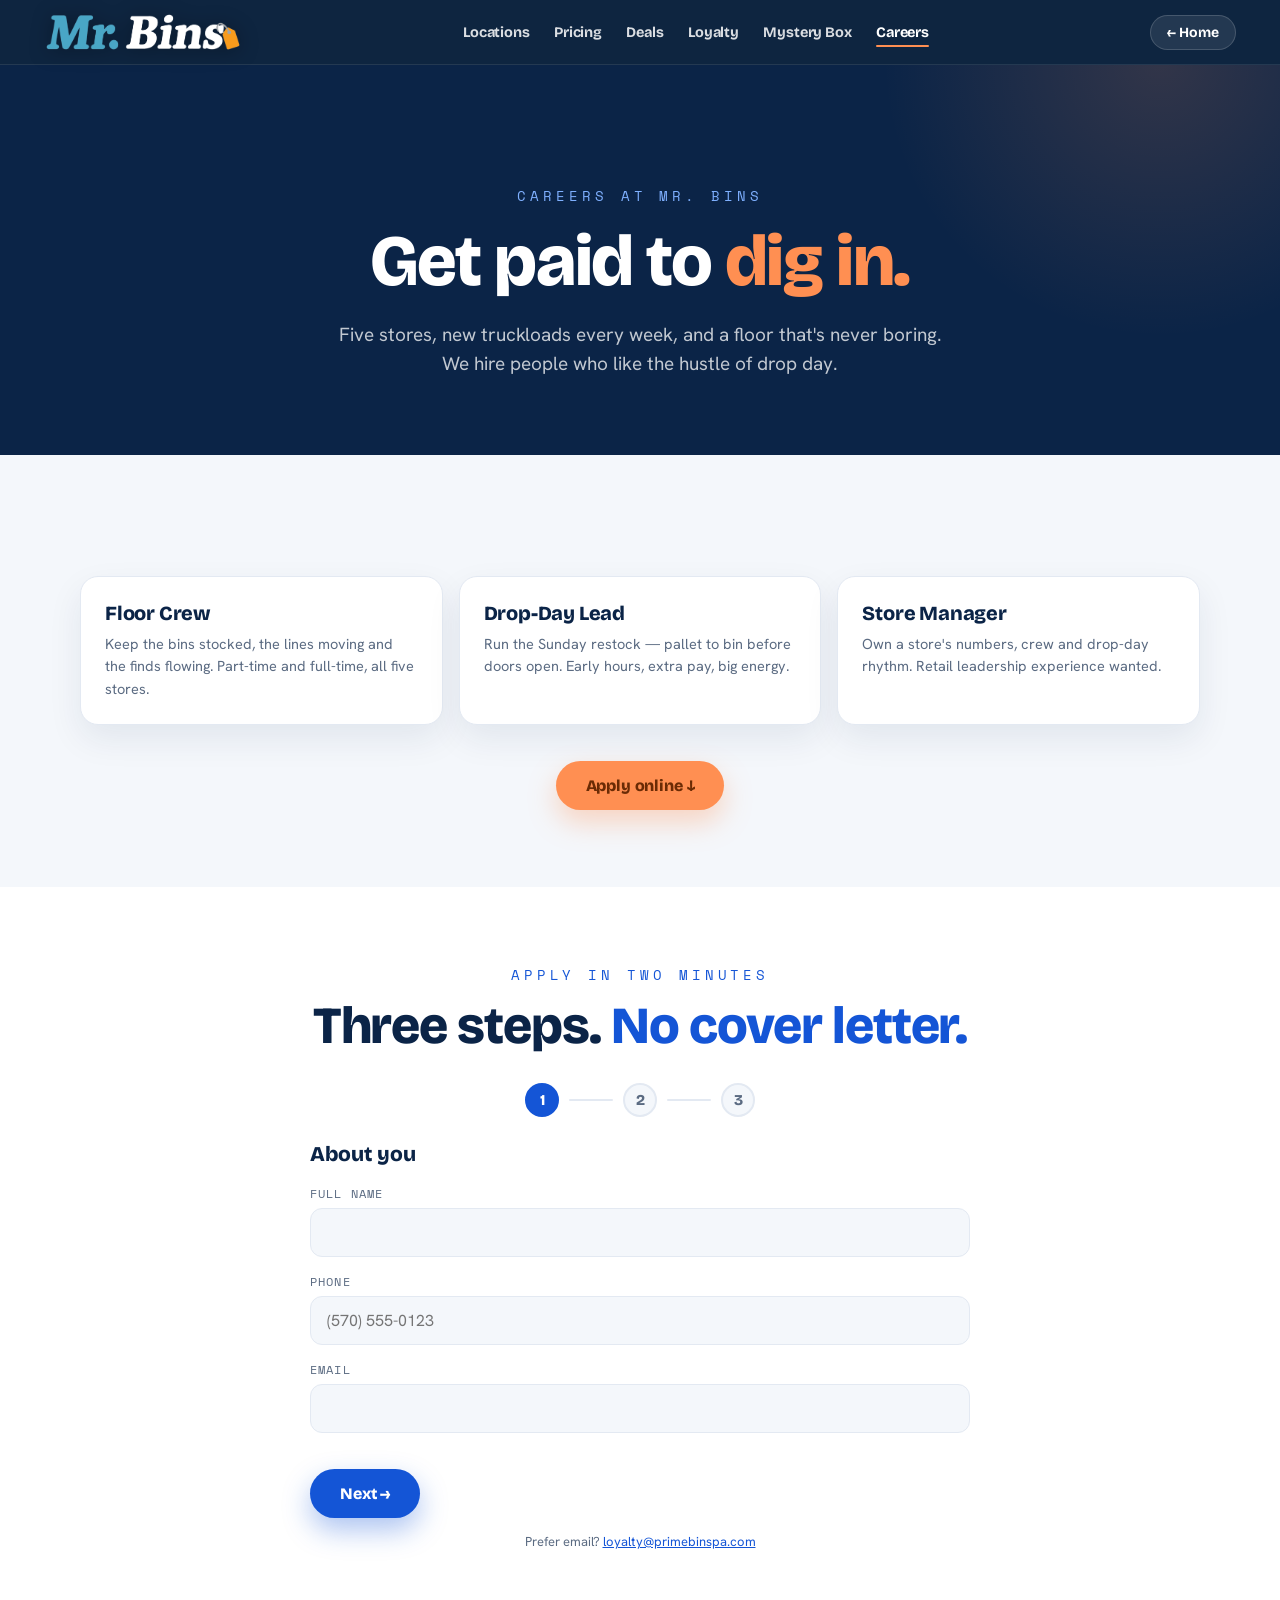
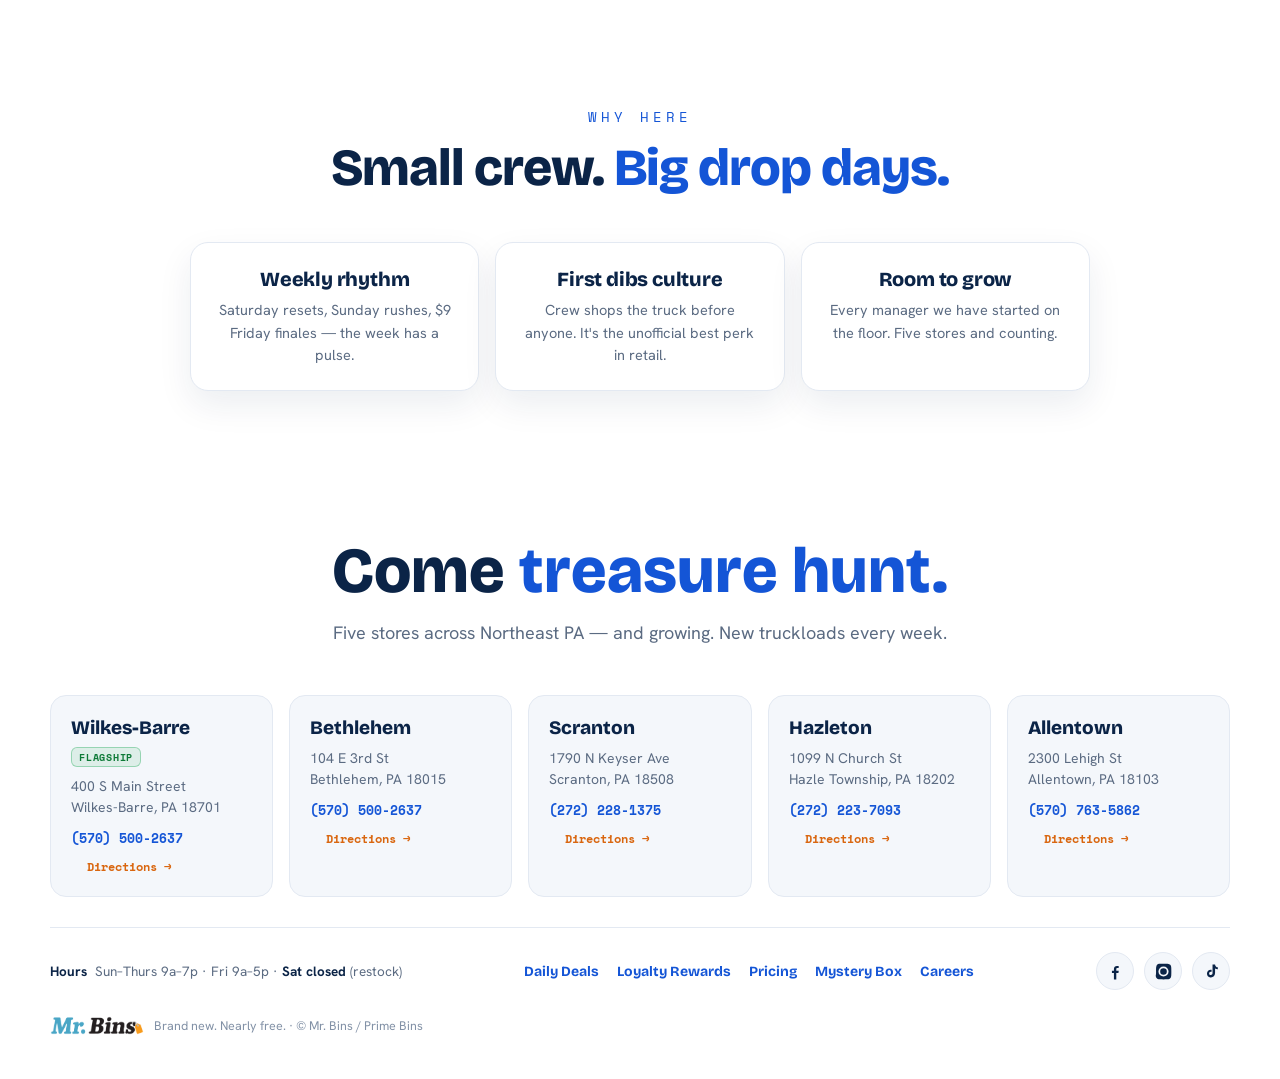
<file: careers.html>
<!doctype html>
<html lang="en">
  <head>
    <meta charset="utf-8" />
    <meta name="viewport" content="width=device-width, initial-scale=1" />
    <title>Careers — Join the Crew — Mr. Bins</title>
    <meta name="description" content="Work at Mr. Bins — floor crew, drop-day leads and store managers across five Northeast PA stores." />
    <meta name="theme-color" content="#0B2447" />
    <link rel="icon" href="data:image/svg+xml,%3Csvg xmlns='http://www.w3.org/2000/svg' viewBox='0 0 32 32'%3E%3Crect width='32' height='32' rx='7' fill='%230B2447'/%3E%3Cpath d='M6 13h14.5l5.5 5-5.5 5H6z' fill='%23FF8F52'/%3E%3Ccircle cx='10' cy='18' r='1.8' fill='%23fff'/%3E%3C/svg%3E" />
    <link rel="preconnect" href="https://fonts.googleapis.com" />
    <link rel="preconnect" href="https://fonts.gstatic.com" crossorigin />
    <link href="https://fonts.googleapis.com/css2?family=Bricolage+Grotesque:opsz,wght@12..96,700;12..96,800&family=Hanken+Grotesk:wght@400;500;600;700;800&family=Space+Mono:wght@400;700&display=swap" rel="stylesheet" />
    <link rel="stylesheet" href="site.css" />
    
      <style>
      .steps { display: flex; align-items: center; justify-content: center; gap: 10px; margin: 26px 0 8px; }
      .stepdot {
        width: 34px; height: 34px; border-radius: 999px; display: flex; align-items: center; justify-content: center;
        font-family: "Bricolage Grotesque"; font-weight: 800; font-size: 15px;
        background: var(--paper); border: 2px solid var(--grey); color: var(--muted); transition: all 0.2s;
      }
      .stepdot.on { background: var(--blue); border-color: var(--blue); color: #fff; }
      .stepdot.done { background: var(--green); border-color: var(--green); color: #fff; }
      .stepbar { flex: 0 0 44px; height: 2px; background: var(--grey); border-radius: 2px; }
      .appstep { display: none; border: 0; padding: 0; margin-top: 10px; }
      .appstep.on { display: block; }
      .appstep legend {
        font-family: "Bricolage Grotesque"; font-weight: 800; font-size: 21px; padding: 14px 0 2px;
      }
      .field input.bad, .field select.bad { outline: 2px solid #d54; border-color: #d54; }
      .dropzone {
        margin-top: 16px; display: flex; flex-direction: column; align-items: center; gap: 8px;
        border: 2px dashed var(--grey); border-radius: 16px; background: var(--paper);
        padding: 34px 22px; cursor: pointer; text-align: center; transition: border-color 0.18s, background 0.18s;
      }
      .dropzone:hover, .dropzone.drag { border-color: var(--blue); background: #eef4ff; }
      .dropzone.has { border-style: solid; border-color: var(--green); background: rgba(21, 163, 74, 0.06); }
      .dropzone svg { width: 34px; height: 34px; fill: none; stroke: var(--blue); stroke-width: 1.8; stroke-linecap: round; stroke-linejoin: round; }
      .dropzone b { font-family: "Bricolage Grotesque"; font-size: 17px; }
      .dropzone span { color: var(--muted); font-size: 13px; }
    </style>
  </head>
  <body>
    <header class="bar">
      <div class="row">
        <a class="brand" href="index.html" aria-label="Mr. Bins home">
          <img class="brandlogo" src="mrbins-logo-dark.png" alt="Mr. Bins" />
        </a>
        <nav class="tabs">
          <a href="locations.html">Locations</a>
          <a href="pricing.html">Pricing</a>
          <a href="deals.html">Deals</a>
          <a href="loyalty.html">Loyalty</a>
          <a href="mystery-box.html">Mystery Box</a>
          <a href="careers.html" aria-current="page">Careers</a>
        </nav>
        <div class="hright">
          <a class="homebtn" href="index.html">&larr; Home</a>
          <button class="menubtn" id="menuBtn" aria-label="Menu" aria-expanded="false">
            <span></span><span></span><span></span>
          </button>
        </div>
      </div>
    </header>
    <nav class="mnav" id="mnav" aria-label="Mobile">
      <a href="index.html"><span>00</span>Home</a>
      <a href="locations.html"><span>01</span>Locations</a>
      <a href="pricing.html"><span>02</span>Pricing</a>
      <a href="deals.html"><span>03</span>Deals</a>
      <a href="loyalty.html"><span>04</span>Loyalty</a>
      <a href="mystery-box.html"><span>05</span>Mystery Box</a>
      <a href="careers.html"><span>06</span>Careers</a>
    </nav>
    <section class="phero">
      <div class="k">Careers at Mr. Bins</div>
      <h1>Get paid to <span class="o">dig in.</span></h1>
      <p class="sub">Five stores, new truckloads every week, and a floor that's never boring. We hire people who like the hustle of drop day.</p>
    </section>
    <section class="psec">
      <div class="pwrap">
        <div class="cardgrid">
          <div class="card">
            <h3>Floor Crew</h3>
            <p>Keep the bins stocked, the lines moving and the finds flowing. Part-time and full-time, all five stores.</p>
          </div>
          <div class="card">
            <h3>Drop-Day Lead</h3>
            <p>Run the Sunday restock — pallet to bin before doors open. Early hours, extra pay, big energy.</p>
          </div>
          <div class="card">
            <h3>Store Manager</h3>
            <p>Own a store's numbers, crew and drop-day rhythm. Retail leadership experience wanted.</p>
          </div>
        </div>
        <div class="btnrow" style="justify-content: center">
          <a class="btn orange" href="#apply">Apply online &darr;</a>
        </div>
      </div>
    </section>

    <section class="psec white" id="apply">
      <div class="pwrap" style="max-width: 660px">
        <div class="center">
          <div class="k">Apply in two minutes</div>
          <h2>Three steps. <span class="b">No cover letter.</span></h2>
        </div>
        <div class="steps" aria-hidden="true">
          <span class="stepdot on" data-step="1">1</span><span class="stepbar"></span>
          <span class="stepdot" data-step="2">2</span><span class="stepbar"></span>
          <span class="stepdot" data-step="3">3</span>
        </div>
        <form id="appform" novalidate>
          <fieldset class="appstep on" data-step="1">
            <legend>About you</legend>
            <div class="field"><label for="aname">Full name</label><input id="aname" name="name" autocomplete="name" required /></div>
            <div class="field"><label for="aphone">Phone</label><input id="aphone" name="phone" type="tel" autocomplete="tel" placeholder="(570) 555-0123" required /></div>
            <div class="field"><label for="aemail">Email</label><input id="aemail" name="email" type="email" autocomplete="email" required /></div>
            <div class="btnrow"><button class="btn primary" type="button" data-next>Next &rarr;</button></div>
          </fieldset>
          <fieldset class="appstep" data-step="2">
            <legend>The job</legend>
            <div class="field"><label for="arole">Role</label>
              <select id="arole" name="role" required>
                <option value="">Choose a role&hellip;</option>
                <option>Floor Crew</option>
                <option>Drop-Day Lead</option>
                <option>Store Manager</option>
              </select>
            </div>
            <div class="field"><label for="astore">Store</label>
              <select id="astore" name="store" required>
                <option value="">Choose a store&hellip;</option>
                <option>Wilkes-Barre (Flagship)</option>
                <option>Bethlehem</option>
                <option>Scranton</option>
                <option>Hazleton</option>
                <option>Allentown</option>
              </select>
            </div>
            <div class="field"><label for="astart">When can you start?</label><input id="astart" name="start" placeholder="e.g. Right away / two weeks" /></div>
            <div class="btnrow">
              <button class="btn ghost" type="button" data-back>&larr; Back</button>
              <button class="btn primary" type="button" data-next>Next &rarr;</button>
            </div>
          </fieldset>
          <fieldset class="appstep" data-step="3">
            <legend>Resume</legend>
            <label class="dropzone" id="dropzone" for="aresume">
              <input id="aresume" name="resume" type="file" accept=".pdf,.doc,.docx,.txt,.rtf,image/*" hidden />
              <svg viewBox="0 0 24 24"><path d="M12 16V4m0 0l-4 4m4-4l4 4" /><path d="M4 17v2a1.6 1.6 0 001.6 1.6h12.8A1.6 1.6 0 0020 19v-2" /></svg>
              <b>Drop your resume here</b>
              <span id="dropname">PDF, Word or a photo &mdash; or tap to browse. Optional but it helps.</span>
            </label>
            <div class="btnrow">
              <button class="btn ghost" type="button" data-back>&larr; Back</button>
              <button class="btn orange" type="submit">Send my application &rarr;</button>
            </div>
          </fieldset>
        </form>
        <div class="formok" id="appok">&#10003; Application sent &mdash; we&rsquo;ll call you within a couple of days. If you added a resume, it&rsquo;s attached.</div>
        <p class="sub center" style="max-width: 100%; text-align: center; font-size: 13px; margin-top: 14px">
          Prefer email? <a href="mailto:loyalty@primebinspa.com?subject=Careers%20at%20Mr.%20Bins" style="color: var(--blue)">loyalty@primebinspa.com</a>
        </p>
      </div>
    </section>

    <section class="psec white center">
      <div class="pwrap">
        <div class="k">Why here</div>
        <h2>Small crew. <span class="b">Big drop days.</span></h2>
        <div class="cardgrid" style="max-width: 900px; margin-left: auto; margin-right: auto">
          <div class="card"><h3>Weekly rhythm</h3><p>Saturday resets, Sunday rushes, $9 Friday finales — the week has a pulse.</p></div>
          <div class="card"><h3>First dibs culture</h3><p>Crew shops the truck before anyone. It's the unofficial best perk in retail.</p></div>
          <div class="card"><h3>Room to grow</h3><p>Every manager we have started on the floor. Five stores and counting.</p></div>
        </div>
      </div>
    </section>
    <footer id="footer">
      <div class="fwrap">
        <div class="fcta">
          <h2>Come <span class="b">treasure hunt.</span></h2>
          <p>Five stores across Northeast PA &mdash; and growing. New truckloads every week.</p>
        </div>
        <div class="locs">
          <div class="loc">
            <div class="city">Wilkes-Barre <span class="flag">Flagship</span></div>
            <div class="addr">400 S Main Street<br />Wilkes-Barre, PA 18701</div>
            <a class="tel" href="tel:5705002637">(570) 500-2637</a><a class="dir" href="https://www.google.com/maps/search/?api=1&query=400+S+Main+Street+Wilkes-Barre+PA+18701" target="_blank" rel="noopener">Directions &rarr;</a>
          </div>
          <div class="loc">
            <div class="city">Bethlehem</div>
            <div class="addr">104 E 3rd St<br />Bethlehem, PA 18015</div>
            <a class="tel" href="tel:5705002637">(570) 500-2637</a><a class="dir" href="https://www.google.com/maps/search/?api=1&query=104+E+3rd+St+Bethlehem+PA+18015" target="_blank" rel="noopener">Directions &rarr;</a>
          </div>
          <div class="loc">
            <div class="city">Scranton</div>
            <div class="addr">1790 N Keyser Ave<br />Scranton, PA 18508</div>
            <a class="tel" href="tel:2722281375">(272) 228-1375</a><a class="dir" href="https://www.google.com/maps/search/?api=1&query=1790+N+Keyser+Ave+Scranton+PA+18508" target="_blank" rel="noopener">Directions &rarr;</a>
          </div>
          <div class="loc">
            <div class="city">Hazleton</div>
            <div class="addr">1099 N Church St<br />Hazle Township, PA 18202</div>
            <a class="tel" href="tel:2722237093">(272) 223-7093</a><a class="dir" href="https://www.google.com/maps/search/?api=1&query=1099+N+Church+St+Hazle+Township+PA+18202" target="_blank" rel="noopener">Directions &rarr;</a>
          </div>
          <div class="loc">
            <div class="city">Allentown</div>
            <div class="addr">2300 Lehigh St<br />Allentown, PA 18103</div>
            <a class="tel" href="tel:5707635862">(570) 763-5862</a><a class="dir" href="https://www.google.com/maps/search/?api=1&query=2300+Lehigh+St+Allentown+PA+18103" target="_blank" rel="noopener">Directions &rarr;</a>
          </div>
        </div>
        <div class="frow">
          <div class="hours"><b>Hours</b> &nbsp;Sun&ndash;Thurs 9a&ndash;7p &middot; Fri 9a&ndash;5p &middot; <b>Sat closed</b> (restock)</div>
          <nav class="fnav" aria-label="Footer">
            <a href="deals.html">Daily Deals</a>
            <a href="loyalty.html">Loyalty Rewards</a>
            <a href="pricing.html">Pricing</a>
            <a href="mystery-box.html">Mystery Box</a>
            <a href="careers.html">Careers</a>
          </nav>
          <div class="social">
            <a href="https://www.facebook.com/MrBinsWilkes" target="_blank" rel="noopener" aria-label="Facebook"><svg viewBox="0 0 24 24"><path d="M13 22v-8h2.7l.4-3H13V9.1c0-.9.3-1.5 1.6-1.5H16V5c-.3 0-1.2-.1-2.2-.1-2.2 0-3.8 1.4-3.8 3.9V11H7.5v3H10v8h3z" /></svg></a>
            <a href="https://www.instagram.com/mrbinsofficial/" target="_blank" rel="noopener" aria-label="Instagram"><svg viewBox="0 0 24 24"><path d="M12 2.2c3.2 0 3.6 0 4.9.1 1.2.1 1.8.3 2.2.4.6.2 1 .5 1.4.9.4.4.7.8.9 1.4.2.4.4 1 .4 2.2.1 1.3.1 1.7.1 4.9s0 3.6-.1 4.9c-.1 1.2-.3 1.8-.4 2.2-.2.6-.5 1-.9 1.4-.4.4-.8.7-1.4.9-.4.2-1 .4-2.2.4-1.3.1-1.7.1-4.9.1s-3.6 0-4.9-.1c-1.2-.1-1.8-.3-2.2-.4-.6-.2-1-.5-1.4-.9-.4-.4-.7-.8-.9-1.4-.2-.4-.4-1-.4-2.2C2.6 15.6 2.6 15.2 2.6 12s0-3.6.1-4.9c.1-1.2.3-1.8.4-2.2.2-.6.5-1 .9-1.4.4-.4.8-.7 1.4-.9.4-.2 1-.4 2.2-.4C8.4 2.2 8.8 2.2 12 2.2m0 3.4a6.4 6.4 0 100 12.8 6.4 6.4 0 000-12.8m0 10.6a4.2 4.2 0 110-8.4 4.2 4.2 0 010 8.4m6.4-10.9a1.5 1.5 0 11-3 0 1.5 1.5 0 013 0" /></svg></a>
            <a href="https://www.tiktok.com/@mrbinsofficial" target="_blank" rel="noopener" aria-label="TikTok"><svg viewBox="0 0 24 24"><path d="M16.5 3c.3 2.1 1.5 3.5 3.5 3.7v2.4c-1.2.1-2.3-.3-3.5-1v5.9c0 3.5-2.6 5.9-5.9 5.5-2.6-.3-4.4-2.5-4.3-5.1.1-2.6 2.3-4.7 4.9-4.6.3 0 .6 0 .9.1v2.5c-.3-.1-.6-.2-1-.2-1.2 0-2.2 1-2.1 2.2 0 1.2 1 2.1 2.2 2.1 1.2 0 2.1-.9 2.1-2.2V3h2.7z" /></svg></a>
          </div>
        </div>
        <div class="copyright">
          <img src="mrbins-logo.png" alt="Mr. Bins" style="height: 19px; width: auto" />Brand new. Nearly free. &middot; &copy; Mr. Bins / Prime Bins
        </div>
      </div>
    </footer>
    <script>
      (function () {
        var b = document.getElementById("menuBtn"), m = document.getElementById("mnav");
        if (b && m)
          b.addEventListener("click", function () {
            var open = m.classList.toggle("open");
            b.setAttribute("aria-expanded", open ? "true" : "false");
          });
        document.querySelectorAll("form[data-fake]").forEach(function (f) {
          f.addEventListener("submit", function (e) {
            e.preventDefault();
            var ok = f.parentNode.querySelector(".formok");
            if (ok) ok.classList.add("on");
            f.style.display = "none";
          });
        });
      })();
    </script>

      <script>
      /* three-step application. Submits to APPLY_ENDPOINT (Formspree or similar, supports
         file uploads) when configured; until then falls back to a prefilled email draft. */
      var APPLY_ENDPOINT = ""; // e.g. "https://formspree.io/f/xxxxxxxx"
      (function () {
        var form = document.getElementById("appform");
        if (!form) return;
        var steps = [].slice.call(form.querySelectorAll(".appstep")),
          dots = [].slice.call(document.querySelectorAll(".stepdot")),
          cur = 0;
        function show(i) {
          cur = i;
          steps.forEach(function (s, k) { s.classList.toggle("on", k === i); });
          dots.forEach(function (d, k) {
            d.classList.toggle("on", k === i);
            d.classList.toggle("done", k < i);
            d.textContent = k < i ? "\u2713" : String(k + 1);
          });
        }
        function valid(i) {
          var ok = true;
          steps[i].querySelectorAll("input[required], select[required]").forEach(function (f) {
            var good = f.checkValidity();
            f.classList.toggle("bad", !good);
            if (!good) ok = false;
          });
          return ok;
        }
        form.addEventListener("click", function (e) {
          var fs = e.target.closest(".appstep");
          if (fs) cur = steps.indexOf(fs); /* trust the DOM, not the counter */
          if (e.target.closest("[data-next]")) { if (valid(cur)) show(Math.min(cur + 1, steps.length - 1)); }
          else if (e.target.closest("[data-back]")) show(Math.max(cur - 1, 0));
        });
        /* dropzone */
        var dz = document.getElementById("dropzone"),
          fi = document.getElementById("aresume"),
          dn = document.getElementById("dropname");
        function setFile() {
          var f = fi.files && fi.files[0];
          dz.classList.toggle("has", !!f);
          dn.textContent = f ? f.name + " \u2713" : "PDF, Word or a photo \u2014 or tap to browse. Optional but it helps.";
        }
        fi.addEventListener("change", setFile);
        ["dragover", "dragenter"].forEach(function (ev) {
          dz.addEventListener(ev, function (e) { e.preventDefault(); dz.classList.add("drag"); });
        });
        ["dragleave", "drop"].forEach(function (ev) {
          dz.addEventListener(ev, function (e) { e.preventDefault(); dz.classList.remove("drag"); });
        });
        dz.addEventListener("drop", function (e) {
          if (e.dataTransfer && e.dataTransfer.files.length) { fi.files = e.dataTransfer.files; setFile(); }
        });
        form.addEventListener("submit", function (e) {
          e.preventDefault();
          if (!valid(0) || !valid(1)) { show(!valid(0) ? 0 : 1); return; }
          var done = function () {
            form.style.display = "none";
            document.querySelector(".steps").style.display = "none";
            document.getElementById("appok").classList.add("on");
          };
          if (APPLY_ENDPOINT) {
            var fd = new FormData(form);
            fetch(APPLY_ENDPOINT, { method: "POST", body: fd, headers: { Accept: "application/json" } })
              .then(function (r) { if (r.ok) done(); else throw 0; })
              .catch(function () { emailFallback(); });
          } else {
            emailFallback();
            done();
          }
          function emailFallback() {
            var v = function (id) { return encodeURIComponent(document.getElementById(id).value); };
            var body =
              "Name: " + v("aname") + "%0APhone: " + v("aphone") + "%0AEmail: " + v("aemail") +
              "%0ARole: " + v("arole") + "%0AStore: " + v("astore") + "%0AStart: " + v("astart") +
              "%0A%0A(Please attach your resume to this email.)";
            window.location.href =
              "mailto:loyalty@primebinspa.com?subject=Application%20\u2014%20" + v("arole") + "&body=" + body;
          }
        });
      })();
    </script>
  </body>
</html>
</file>
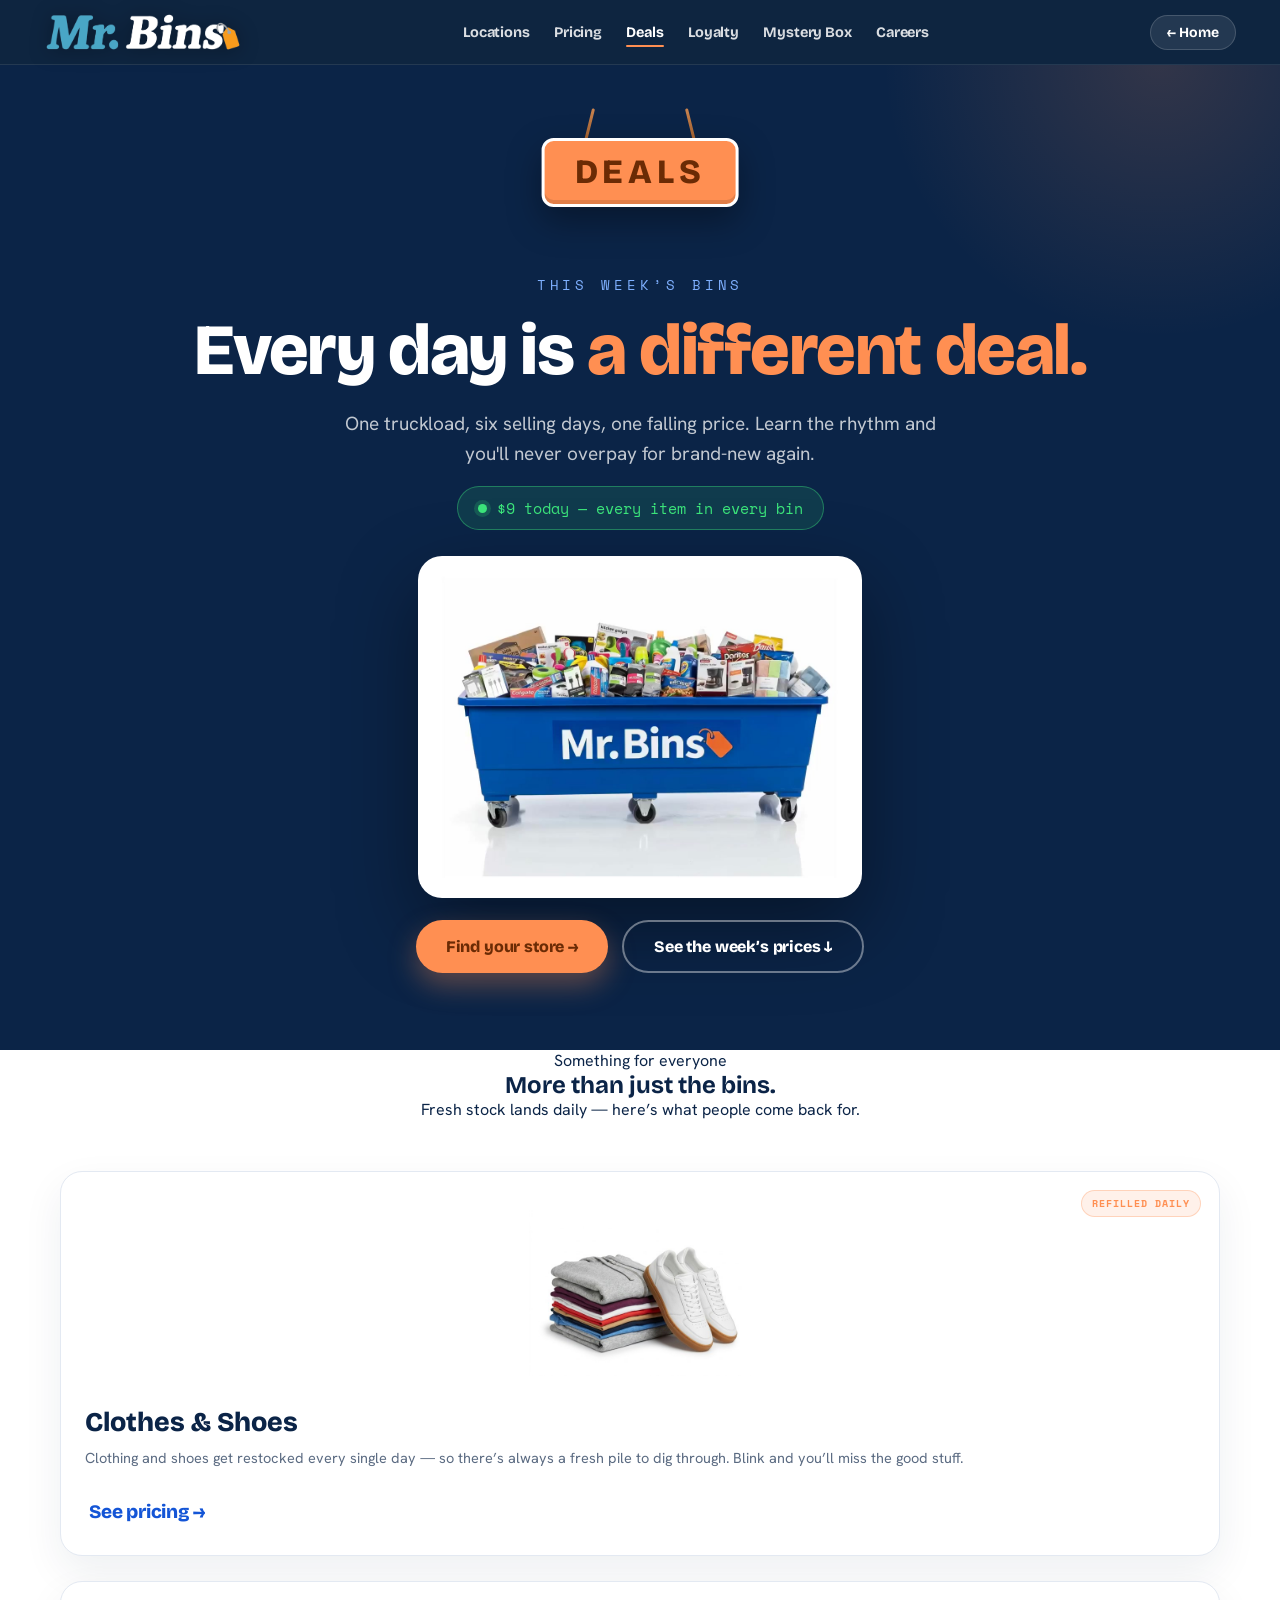
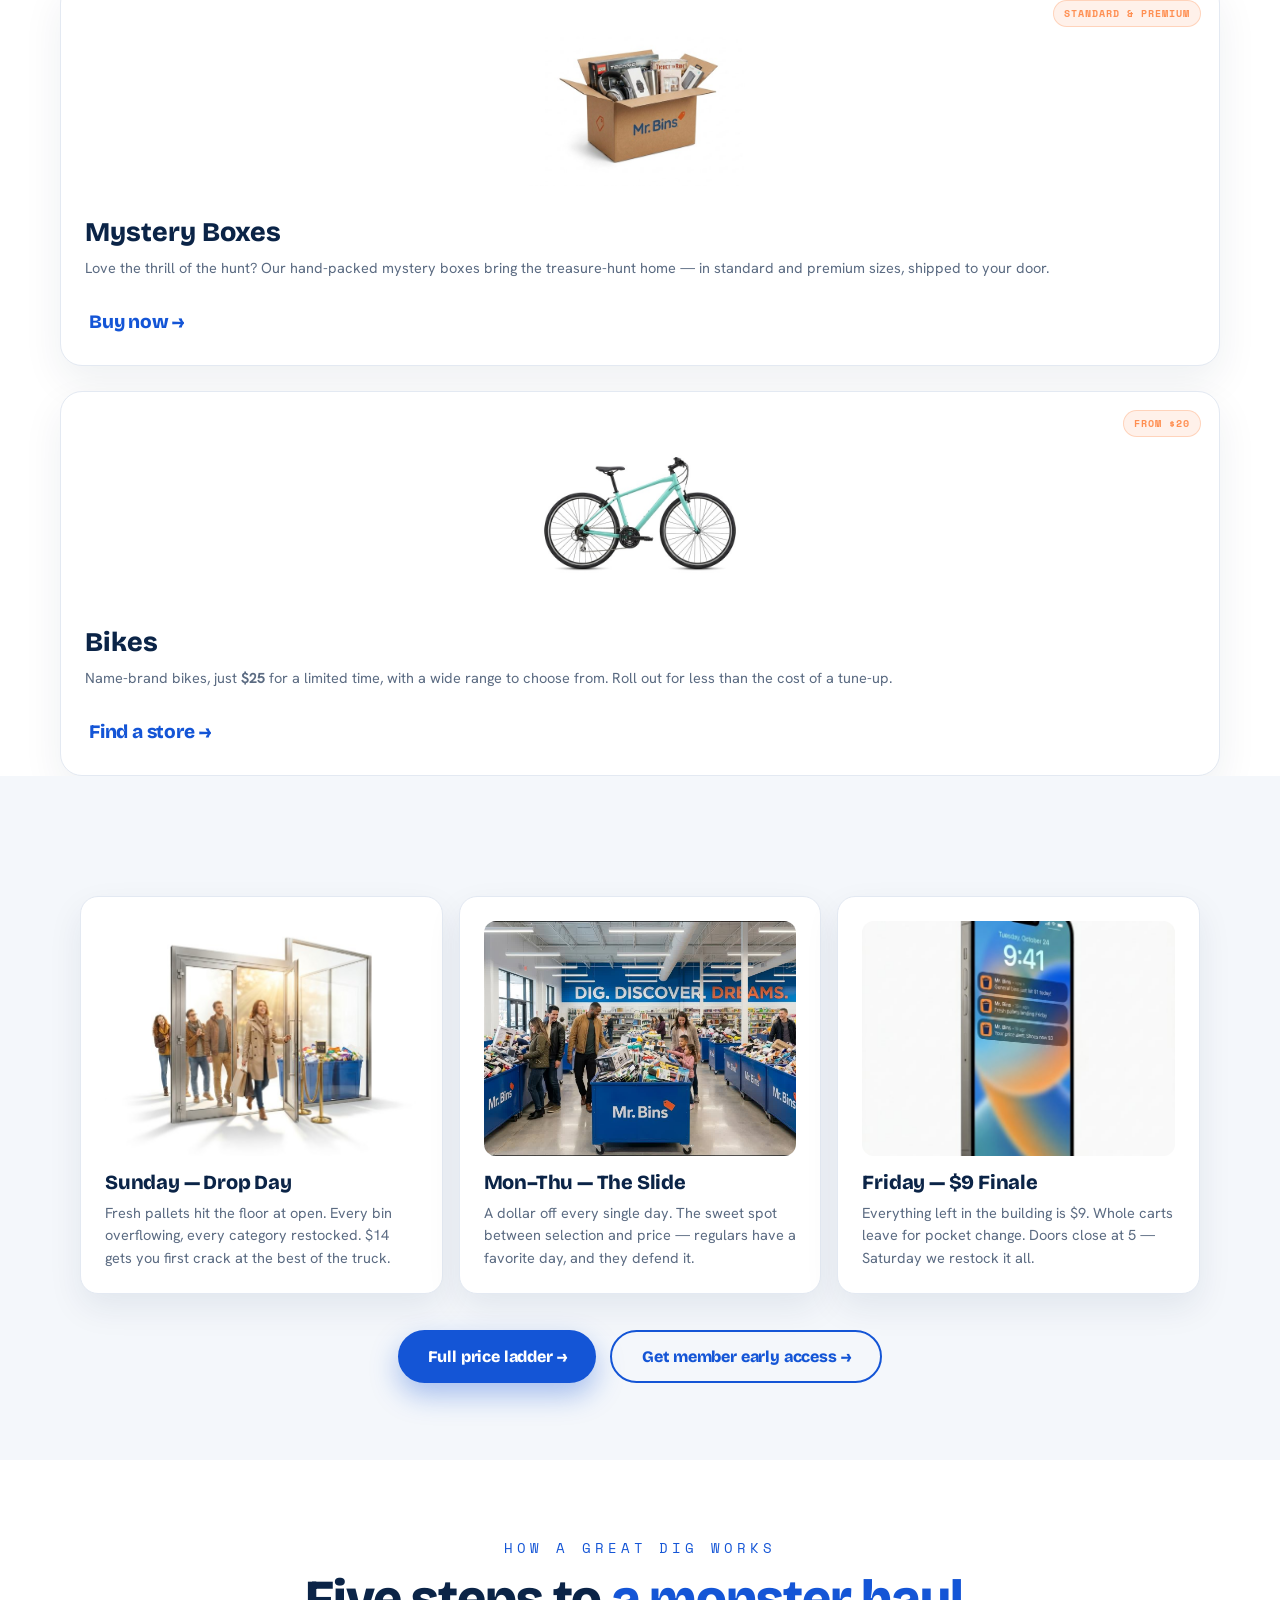
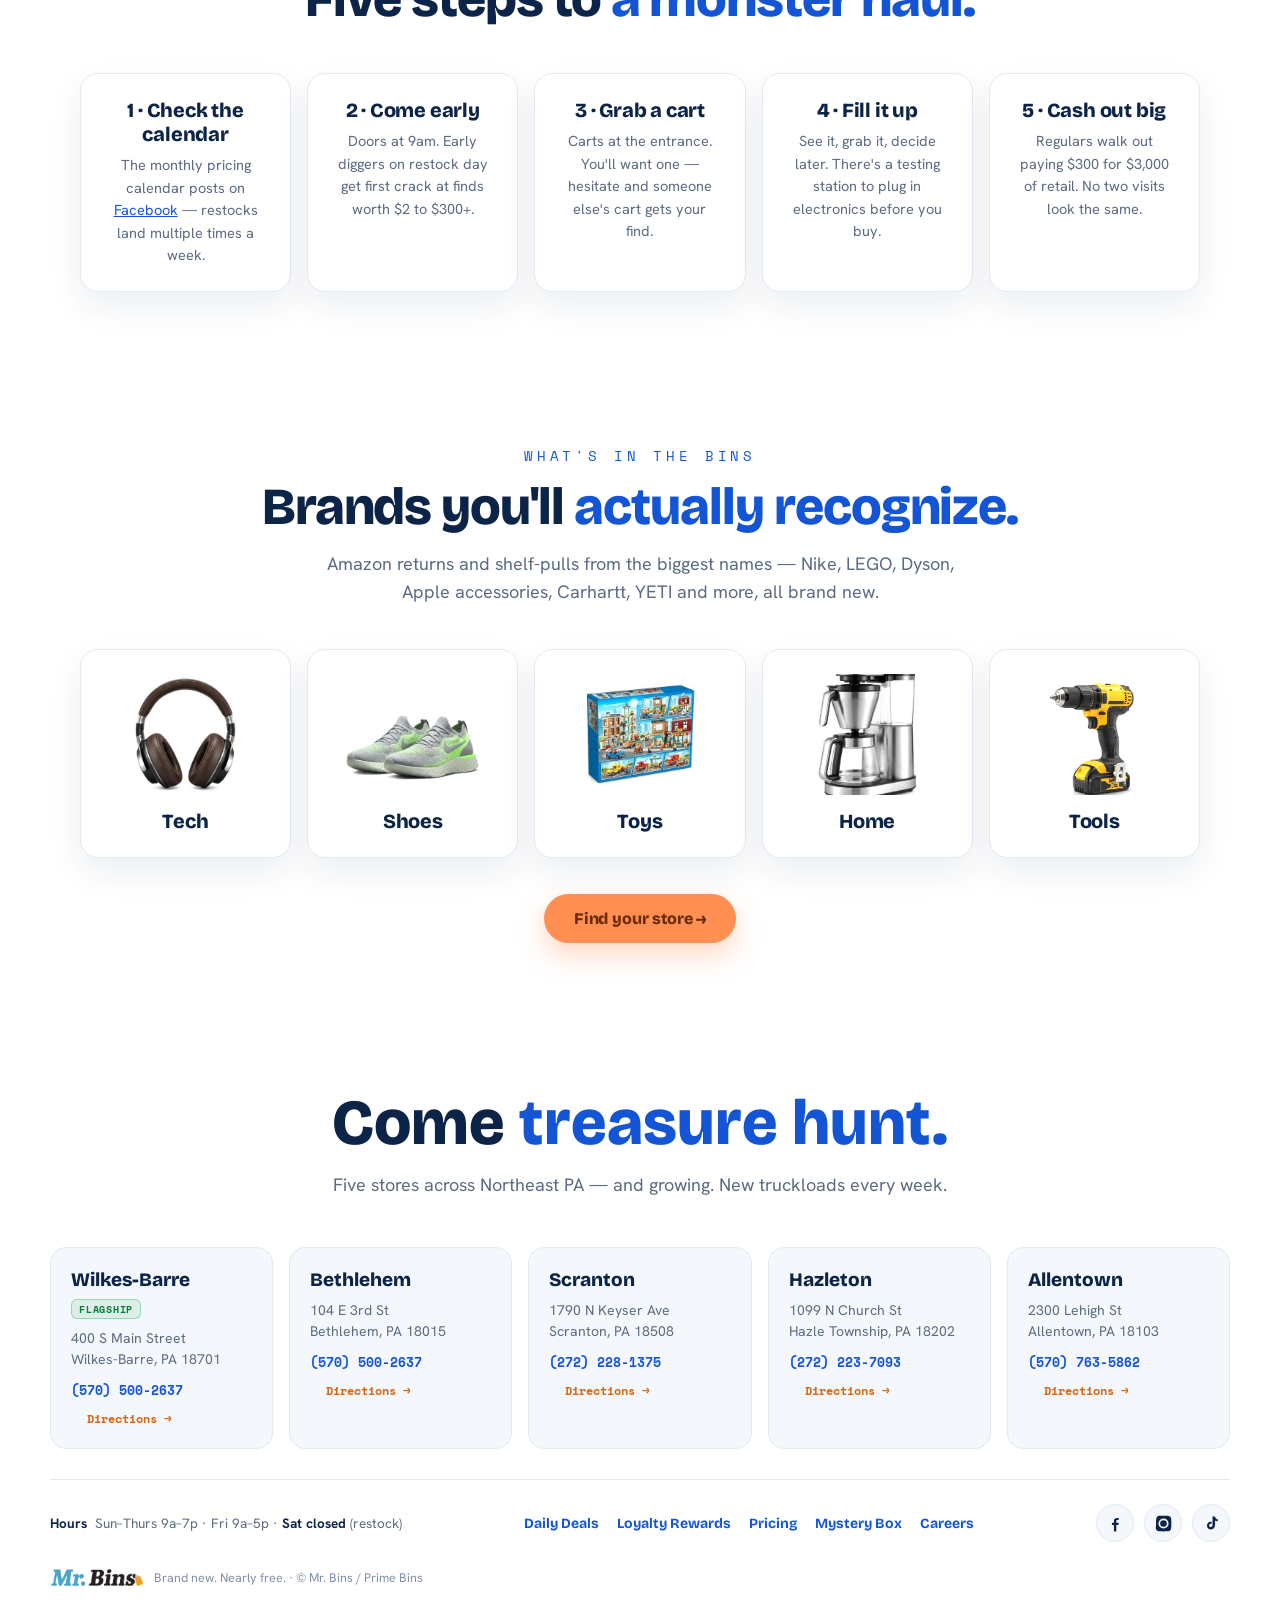
<file: deals.html>
<!doctype html>
<html lang="en">
  <head>
    <meta charset="utf-8" />
    <meta name="viewport" content="width=device-width, initial-scale=1" />
    <title>Daily Deals & Drop Days — Mr. Bins</title>
    <meta name="description" content="The weekly Mr. Bins rhythm — Sunday fresh drops, mid-week markdowns, $9 Fridays." />
    <meta name="theme-color" content="#0B2447" />
    <link rel="icon" href="data:image/svg+xml,%3Csvg xmlns='http://www.w3.org/2000/svg' viewBox='0 0 32 32'%3E%3Crect width='32' height='32' rx='7' fill='%230B2447'/%3E%3Cpath d='M6 13h14.5l5.5 5-5.5 5H6z' fill='%23FF8F52'/%3E%3Ccircle cx='10' cy='18' r='1.8' fill='%23fff'/%3E%3C/svg%3E" />
    <link rel="preconnect" href="https://fonts.googleapis.com" />
    <link rel="preconnect" href="https://fonts.gstatic.com" crossorigin />
    <link href="https://fonts.googleapis.com/css2?family=Bricolage+Grotesque:opsz,wght@12..96,700;12..96,800&family=Hanken+Grotesk:wght@400;500;600;700;800&family=Space+Mono:wght@400;700&display=swap" rel="stylesheet" />
    <link rel="stylesheet" href="site.css" />
    
      <style>
      .deals-hero {
        padding-top: calc(108px + clamp(96px, 13vw, 170px));
      }
      .dealsign {
        position: absolute;
        top: 108px; /* hangs off the bottom edge of the fixed header */
        left: 50%;
        transform-origin: 50% -10px;
        animation: signswing 3.6s ease-in-out infinite;
        z-index: 5;
        width: 0;
      }
      .dealsign .rope {
        position: absolute;
        top: 0;
        width: 3px;
        height: 34px;
        background: linear-gradient(#c9834f, #a3612f);
        border-radius: 2px;
      }
      .dealsign .rope.l {
        left: -52px;
        transform: rotate(14deg);
      }
      .dealsign .rope.r {
        left: 49px;
        transform: rotate(-14deg);
      }
      .dealsign .board {
        position: absolute;
        top: 30px;
        left: 50%;
        transform: translateX(-50%);
        background: var(--orange);
        color: #6b2b05;
        font-family: "Bricolage Grotesque", sans-serif;
        font-weight: 800;
        font-size: clamp(22px, 3.4vw, 34px);
        letter-spacing: 0.14em;
        padding: 10px 30px 12px;
        border-radius: 12px;
        border: 3px solid #fff;
        box-shadow:
          0 14px 34px rgba(0, 0, 0, 0.35),
          inset 0 -4px 0 rgba(0, 0, 0, 0.12);
        white-space: nowrap;
      }
      @keyframes signswing {
        0%, 100% { transform: rotate(3.2deg); }
        50% { transform: rotate(-3.2deg); }
      }
      @media (prefers-reduced-motion: reduce) {
        .dealsign { animation: none; }
      }
      @media (max-width: 820px) {
        .dealsign { top: 96px; }
        .dealsign .rope { height: 26px; }
        .dealsign .board { top: 22px; }
      }
    </style>
      <style>
      /* featured categories */
      #featured {
        position: relative;
        background: #fff;
        color: var(--navy);
        text-align: center;
        overflow: hidden;
      }
      .fgrid {
        display: grid;
        grid-template-columns: repeat(3, 1fr);
        gap: clamp(16px, 2vw, 26px);
        max-width: 1160px;
        margin: clamp(34px, 4vw, 52px) auto 0;
      }
      .fgrid {
          grid-template-columns: 1fr;
        }
      .fcard {
        position: relative;
        background: #fff;
        border: 1px solid var(--grey);
        border-radius: 22px;
        padding: 26px 24px 28px;
        text-align: left;
        box-shadow: 0 16px 40px rgba(11, 36, 71, 0.07);
        transition:
          transform 0.25s,
          box-shadow 0.25s;
        overflow: hidden;
      }
      .fcard:hover {
        transform: translateY(-6px);
        box-shadow: 0 26px 56px rgba(11, 36, 71, 0.14);
      }
      .fcard .tagpill {
        position: absolute;
        top: 18px;
        right: 18px;
        font-family: "Space Mono", monospace;
        font-size: 10px;
        font-weight: 700;
        letter-spacing: 0.1em;
        text-transform: uppercase;
        color: var(--orange);
        background: rgba(255, 143, 82, 0.12);
        border: 1px solid rgba(255, 143, 82, 0.3);
        padding: 5px 10px;
        border-radius: 999px;
      }
      .fcard .fimg {
        width: 100%;
        height: clamp(150px, 17vw, 190px);
        border-radius: 14px;
        overflow: hidden;
        background: #fff;
        margin-bottom: 18px;
        display: flex;
        align-items: center;
        justify-content: center;
      }
      .fcard .fimg img,
      .fcard .fimg video {
        width: 100%;
        height: 100%;
        object-fit: contain;
        padding: 12px;
        display: block;
        background: #fff;
      }
      .fcard h3 {
        font-size: clamp(21px, 2.4vw, 27px);
        font-weight: 800;
      }
      .fcard p {
        color: var(--muted);
        font-size: 14.5px;
        line-height: 1.55;
        margin-top: 9px;
      }
      .fcard .flk {
        display: inline-flex;
        align-items: center;
        gap: 8px;
        margin-top: 18px;
        font-family: "Bricolage Grotesque";
        font-size: clamp(16px, 1.7vw, 19px);
        font-weight: 800;
        letter-spacing: -0.01em;
        text-transform: none;
        color: var(--blue);
        text-decoration: none;
        transition:
          gap 0.2s ease,
          color 0.2s ease;
      }
      .fcard .flk:hover {
        gap: 13px;
        color: var(--orange);
      }
      .fcard:hover {
          transform: none;
          box-shadow: 0 16px 40px rgba(11, 36, 71, 0.07);
        }
      .fcard .flk:hover {
          gap: 8px;
          color: var(--blue);
        }
      /* comfortable thumbs: every text link becomes a 44px target */
        .flk,
        .lk {
          display: inline-block;
          padding: 12px 4px;
          margin: -8px 0;
        }
    </style>
      <style>
      .heroprice {
        display: inline-flex;
        align-items: center;
        gap: 10px;
        margin-top: 18px;
        background: rgba(59, 227, 122, 0.12);
        border: 1px solid rgba(59, 227, 122, 0.4);
        color: #3be37a;
        font-family: "Space Mono", monospace;
        font-size: 15px;
        padding: 10px 20px;
        border-radius: 999px;
      }
      .hpdot { width: 9px; height: 9px; border-radius: 50%; background: #3be37a; box-shadow: 0 0 0 4px rgba(59, 227, 122, 0.18); }
      .dealsbin {
        display: block;
        margin: 26px auto 0;
        height: min(38svh, 66vw);
        width: auto;
        max-width: 88vw;
        object-fit: contain;
        background: #fff;
        border-radius: 24px;
        padding: clamp(8px, 1.6vw, 20px);
        box-shadow: 0 30px 80px rgba(0, 0, 0, 0.4);
      }
      .btn.ghostw { border: 2px solid rgba(255, 255, 255, 0.4); color: #fff; }
      .btn.ghostw:hover { border-color: #fff; }
    </style>
  </head>
  <body>
    <header class="bar">
      <div class="row">
        <a class="brand" href="index.html" aria-label="Mr. Bins home">
          <img class="brandlogo" src="mrbins-logo-dark.png" alt="Mr. Bins" />
        </a>
        <nav class="tabs">
          <a href="locations.html">Locations</a>
          <a href="pricing.html">Pricing</a>
          <a href="deals.html" aria-current="page">Deals</a>
          <a href="loyalty.html">Loyalty</a>
          <a href="mystery-box.html">Mystery Box</a>
          <a href="careers.html">Careers</a>
        </nav>
        <div class="hright">
          <a class="homebtn" href="index.html">&larr; Home</a>
          <button class="menubtn" id="menuBtn" aria-label="Menu" aria-expanded="false">
            <span></span><span></span><span></span>
          </button>
        </div>
      </div>
    </header>
    <nav class="mnav" id="mnav" aria-label="Mobile">
      <a href="index.html"><span>00</span>Home</a>
      <a href="locations.html"><span>01</span>Locations</a>
      <a href="pricing.html"><span>02</span>Pricing</a>
      <a href="deals.html"><span>03</span>Deals</a>
      <a href="loyalty.html"><span>04</span>Loyalty</a>
      <a href="mystery-box.html"><span>05</span>Mystery Box</a>
      <a href="careers.html"><span>06</span>Careers</a>
    </nav>
    <section class="phero deals-hero">
      <div class="dealsign" aria-hidden="true">
        <span class="rope l"></span><span class="rope r"></span>
        <span class="board">DEALS</span>
      </div>
      <div class="k">This week&rsquo;s bins</div>
      <h1>Every day is <span class="o">a different deal.</span></h1>
      <p class="sub">One truckload, six selling days, one falling price. Learn the rhythm and you'll never overpay for brand-new again.</p>
      <div class="heroprice" id="heroprice">
        <span class="hpdot"></span><span id="hpval">&mdash;</span>
      </div>
      <video class="dealsbin" muted playsinline autoplay loop preload="metadata" poster="mrbins-cart-poster.jpg">
        <source src="mrbins-cart.mp4" type="video/mp4" />
      </video>
      <div class="btnrow" style="justify-content: center; margin-top: 22px">
        <a class="btn orange" href="locations.html">Find your store &rarr;</a>
        <a class="btn ghostw" href="#calendars">See the week&rsquo;s prices &darr;</a>
      </div>
    </section>

    <!-- SOMETHING FOR EVERYONE (moved from home) -->
    <!-- FEATURED CATEGORIES -->
    <section id="featured">
      <div class="fstage">
        <div class="fhead">
          <div class="k">Something for everyone</div>
          <h2>More than just <span class="o">the bins.</span></h2>
          <p class="sub">Fresh stock lands daily &mdash; here&rsquo;s what people come back for.</p>
        </div>
        <div class="fgrid">
          <div class="fcard c1">
            <div class="tagpill">Refilled daily</div>
            <div class="fimg">
              <img src="mrbins-feat-clothes.jpg" alt="Brand-new clothes and shoes" loading="lazy" />
            </div>
            <h3>Clothes &amp; Shoes</h3>
            <p>
              Clothing and shoes get restocked every single day &mdash; so there&rsquo;s always a
              fresh pile to dig through. Blink and you&rsquo;ll miss the good stuff.
            </p>
            <a class="flk" href="pricing.html">See pricing &rarr;</a>
          </div>
          <div class="fcard c2">
            <div class="tagpill">Standard &amp; premium</div>
            <div class="fimg">
              <img
                src="mrbins-feat-mystery.jpg"
                alt="An open Mr. Bins mystery box full of finds"
                loading="lazy"
              />
            </div>
            <h3>Mystery Boxes</h3>
            <p>
              Love the thrill of the hunt? Our hand-packed mystery boxes bring the treasure-hunt
              home &mdash; in standard and premium sizes, shipped to your door.
            </p>
            <a class="flk" href="mystery-box.html#boxes">Buy now &rarr;</a>
          </div>
          <div class="fcard c3">
            <div class="tagpill">From $20</div>
            <div class="fimg">
              <video
                class="fvid"
                id="bikevid"
                muted
                loop
                playsinline
                autoplay
                preload="none"
                poster="mrbins-feat-bike.jpg"
              >
                <source src="mrbins-feat-bike.mp4" type="video/mp4" />
              </video>
            </div>
            <h3>Bikes</h3>
            <p>
              Name-brand bikes, just <b>$25</b> for a limited time, with a wide range to choose
              from. Roll out for less than the cost of a tune-up.
            </p>
            <a class="flk" href="locations.html">Find a store &rarr;</a>
          </div>
        </div>
      </div>
    </section>

    <section class="psec">
      <div class="pwrap">
        <div class="cardgrid" style="grid-template-columns: repeat(auto-fit, minmax(300px, 1fr))">
          <div class="card">
            <div class="cimg"><img src="mrbins-loyal-drop.jpg" alt="Fresh pallets landing" /></div>
            <h3>Sunday &mdash; Drop Day</h3>
            <p>Fresh pallets hit the floor at open. Every bin overflowing, every category restocked. $14 gets you first crack at the best of the truck.</p>
          </div>
          <div class="card">
            <div class="cimg"><img src="mrbins-store.jpg" alt="Mid-week digging" /></div>
            <h3>Mon&ndash;Thu &mdash; The Slide</h3>
            <p>A dollar off every single day. The sweet spot between selection and price — regulars have a favorite day, and they defend it.</p>
          </div>
          <div class="card">
            <div class="cimg"><img src="mrbins-loyal-alerts.jpg" alt="$9 Friday alert" /></div>
            <h3>Friday &mdash; $9 Finale</h3>
            <p>Everything left in the building is $9. Whole carts leave for pocket change. Doors close at 5 — Saturday we restock it all.</p>
          </div>
        </div>
        <div class="btnrow" style="justify-content: center">
          <a class="btn primary" href="pricing.html">Full price ladder &rarr;</a>
          <a class="btn ghost" href="loyalty.html">Get member early access &rarr;</a>
        </div>
      </div>
    </section>
    <section class="psec white center">
      <div class="pwrap">
        <div class="k">How a great dig works</div>
        <h2>Five steps to <span class="b">a monster haul.</span></h2>
        <div class="cardgrid" style="grid-template-columns: repeat(auto-fit, minmax(200px, 1fr))">
          <div class="card"><h3>1 &middot; Check the calendar</h3><p>The monthly pricing calendar posts on <a href="https://www.facebook.com/MrBinsWilkes" target="_blank" rel="noopener" style="color:var(--blue)">Facebook</a> &mdash; restocks land multiple times a week.</p></div>
          <div class="card"><h3>2 &middot; Come early</h3><p>Doors at 9am. Early diggers on restock day get first crack at finds worth $2 to $300+.</p></div>
          <div class="card"><h3>3 &middot; Grab a cart</h3><p>Carts at the entrance. You'll want one &mdash; hesitate and someone else's cart gets your find.</p></div>
          <div class="card"><h3>4 &middot; Fill it up</h3><p>See it, grab it, decide later. There's a testing station to plug in electronics before you buy.</p></div>
          <div class="card"><h3>5 &middot; Cash out big</h3><p>Regulars walk out paying $300 for $3,000 of retail. No two visits look the same.</p></div>
        </div>
      </div>
    </section>

    <section class="psec white center">
      <div class="pwrap">
        <div class="k">What's in the bins</div>
        <h2>Brands you'll <span class="b">actually recognize.</span></h2>
        <p class="sub">Amazon returns and shelf-pulls from the biggest names — Nike, LEGO, Dyson, Apple accessories, Carhartt, YETI and more, all brand new.</p>
        <div class="cardgrid" style="grid-template-columns: repeat(auto-fit, minmax(160px, 1fr))">
          <div class="card"><div class="cimg"><img src="mrbins-prod-head.jpg" alt="Headphones" /></div><h3>Tech</h3></div>
          <div class="card"><div class="cimg"><img src="mrbins-prod-shoe.jpg" alt="Sneakers" /></div><h3>Shoes</h3></div>
          <div class="card"><div class="cimg"><img src="mrbins-prod-lego.jpg" alt="LEGO" /></div><h3>Toys</h3></div>
          <div class="card"><div class="cimg"><img src="mrbins-prod-coffee.jpg" alt="Coffee maker" /></div><h3>Home</h3></div>
          <div class="card"><div class="cimg"><img src="mrbins-prod-drill.jpg" alt="Drill" /></div><h3>Tools</h3></div>
        </div>
        <div class="btnrow"><a class="btn orange" href="locations.html">Find your store &rarr;</a></div>
      </div>
    </section>
    <footer id="footer">
      <div class="fwrap">
        <div class="fcta">
          <h2>Come <span class="b">treasure hunt.</span></h2>
          <p>Five stores across Northeast PA &mdash; and growing. New truckloads every week.</p>
        </div>
        <div class="locs">
          <div class="loc">
            <div class="city">Wilkes-Barre <span class="flag">Flagship</span></div>
            <div class="addr">400 S Main Street<br />Wilkes-Barre, PA 18701</div>
            <a class="tel" href="tel:5705002637">(570) 500-2637</a><a class="dir" href="https://www.google.com/maps/search/?api=1&query=400+S+Main+Street+Wilkes-Barre+PA+18701" target="_blank" rel="noopener">Directions &rarr;</a>
          </div>
          <div class="loc">
            <div class="city">Bethlehem</div>
            <div class="addr">104 E 3rd St<br />Bethlehem, PA 18015</div>
            <a class="tel" href="tel:5705002637">(570) 500-2637</a><a class="dir" href="https://www.google.com/maps/search/?api=1&query=104+E+3rd+St+Bethlehem+PA+18015" target="_blank" rel="noopener">Directions &rarr;</a>
          </div>
          <div class="loc">
            <div class="city">Scranton</div>
            <div class="addr">1790 N Keyser Ave<br />Scranton, PA 18508</div>
            <a class="tel" href="tel:2722281375">(272) 228-1375</a><a class="dir" href="https://www.google.com/maps/search/?api=1&query=1790+N+Keyser+Ave+Scranton+PA+18508" target="_blank" rel="noopener">Directions &rarr;</a>
          </div>
          <div class="loc">
            <div class="city">Hazleton</div>
            <div class="addr">1099 N Church St<br />Hazle Township, PA 18202</div>
            <a class="tel" href="tel:2722237093">(272) 223-7093</a><a class="dir" href="https://www.google.com/maps/search/?api=1&query=1099+N+Church+St+Hazle+Township+PA+18202" target="_blank" rel="noopener">Directions &rarr;</a>
          </div>
          <div class="loc">
            <div class="city">Allentown</div>
            <div class="addr">2300 Lehigh St<br />Allentown, PA 18103</div>
            <a class="tel" href="tel:5707635862">(570) 763-5862</a><a class="dir" href="https://www.google.com/maps/search/?api=1&query=2300+Lehigh+St+Allentown+PA+18103" target="_blank" rel="noopener">Directions &rarr;</a>
          </div>
        </div>
        <div class="frow">
          <div class="hours"><b>Hours</b> &nbsp;Sun&ndash;Thurs 9a&ndash;7p &middot; Fri 9a&ndash;5p &middot; <b>Sat closed</b> (restock)</div>
          <nav class="fnav" aria-label="Footer">
            <a href="deals.html">Daily Deals</a>
            <a href="loyalty.html">Loyalty Rewards</a>
            <a href="pricing.html">Pricing</a>
            <a href="mystery-box.html">Mystery Box</a>
            <a href="careers.html">Careers</a>
          </nav>
          <div class="social">
            <a href="https://www.facebook.com/MrBinsWilkes" target="_blank" rel="noopener" aria-label="Facebook"><svg viewBox="0 0 24 24"><path d="M13 22v-8h2.7l.4-3H13V9.1c0-.9.3-1.5 1.6-1.5H16V5c-.3 0-1.2-.1-2.2-.1-2.2 0-3.8 1.4-3.8 3.9V11H7.5v3H10v8h3z" /></svg></a>
            <a href="https://www.instagram.com/mrbinsofficial/" target="_blank" rel="noopener" aria-label="Instagram"><svg viewBox="0 0 24 24"><path d="M12 2.2c3.2 0 3.6 0 4.9.1 1.2.1 1.8.3 2.2.4.6.2 1 .5 1.4.9.4.4.7.8.9 1.4.2.4.4 1 .4 2.2.1 1.3.1 1.7.1 4.9s0 3.6-.1 4.9c-.1 1.2-.3 1.8-.4 2.2-.2.6-.5 1-.9 1.4-.4.4-.8.7-1.4.9-.4.2-1 .4-2.2.4-1.3.1-1.7.1-4.9.1s-3.6 0-4.9-.1c-1.2-.1-1.8-.3-2.2-.4-.6-.2-1-.5-1.4-.9-.4-.4-.7-.8-.9-1.4-.2-.4-.4-1-.4-2.2C2.6 15.6 2.6 15.2 2.6 12s0-3.6.1-4.9c.1-1.2.3-1.8.4-2.2.2-.6.5-1 .9-1.4.4-.4.8-.7 1.4-.9.4-.2 1-.4 2.2-.4C8.4 2.2 8.8 2.2 12 2.2m0 3.4a6.4 6.4 0 100 12.8 6.4 6.4 0 000-12.8m0 10.6a4.2 4.2 0 110-8.4 4.2 4.2 0 010 8.4m6.4-10.9a1.5 1.5 0 11-3 0 1.5 1.5 0 013 0" /></svg></a>
            <a href="https://www.tiktok.com/@mrbinsofficial" target="_blank" rel="noopener" aria-label="TikTok"><svg viewBox="0 0 24 24"><path d="M16.5 3c.3 2.1 1.5 3.5 3.5 3.7v2.4c-1.2.1-2.3-.3-3.5-1v5.9c0 3.5-2.6 5.9-5.9 5.5-2.6-.3-4.4-2.5-4.3-5.1.1-2.6 2.3-4.7 4.9-4.6.3 0 .6 0 .9.1v2.5c-.3-.1-.6-.2-1-.2-1.2 0-2.2 1-2.1 2.2 0 1.2 1 2.1 2.2 2.1 1.2 0 2.1-.9 2.1-2.2V3h2.7z" /></svg></a>
          </div>
        </div>
        <div class="copyright">
          <img src="mrbins-logo.png" alt="Mr. Bins" style="height: 19px; width: auto" />Brand new. Nearly free. &middot; &copy; Mr. Bins / Prime Bins
        </div>
      </div>
    </footer>
    <script>
      (function () {
        var b = document.getElementById("menuBtn"), m = document.getElementById("mnav");
        if (b && m)
          b.addEventListener("click", function () {
            var open = m.classList.toggle("open");
            b.setAttribute("aria-expanded", open ? "true" : "false");
          });
        document.querySelectorAll("form[data-fake]").forEach(function (f) {
          f.addEventListener("submit", function (e) {
            e.preventDefault();
            var ok = f.parentNode.querySelector(".formok");
            if (ok) ok.classList.add("on");
            f.style.display = "none";
          });
        });
      })();
    </script>

      <script>
      (function () {
        var L = { 0: 14, 1: 13, 2: 12, 3: 11, 4: 10, 5: 9, 6: null };
        var tp = L[new Date().getDay()];
        var e = document.getElementById("hpval");
        if (e) e.textContent = tp === null ? "Closed today — bins restart Sunday at $14" : "$" + tp + " today — every item in every bin";
      })();
    </script>
  </body>
</html>
</file>
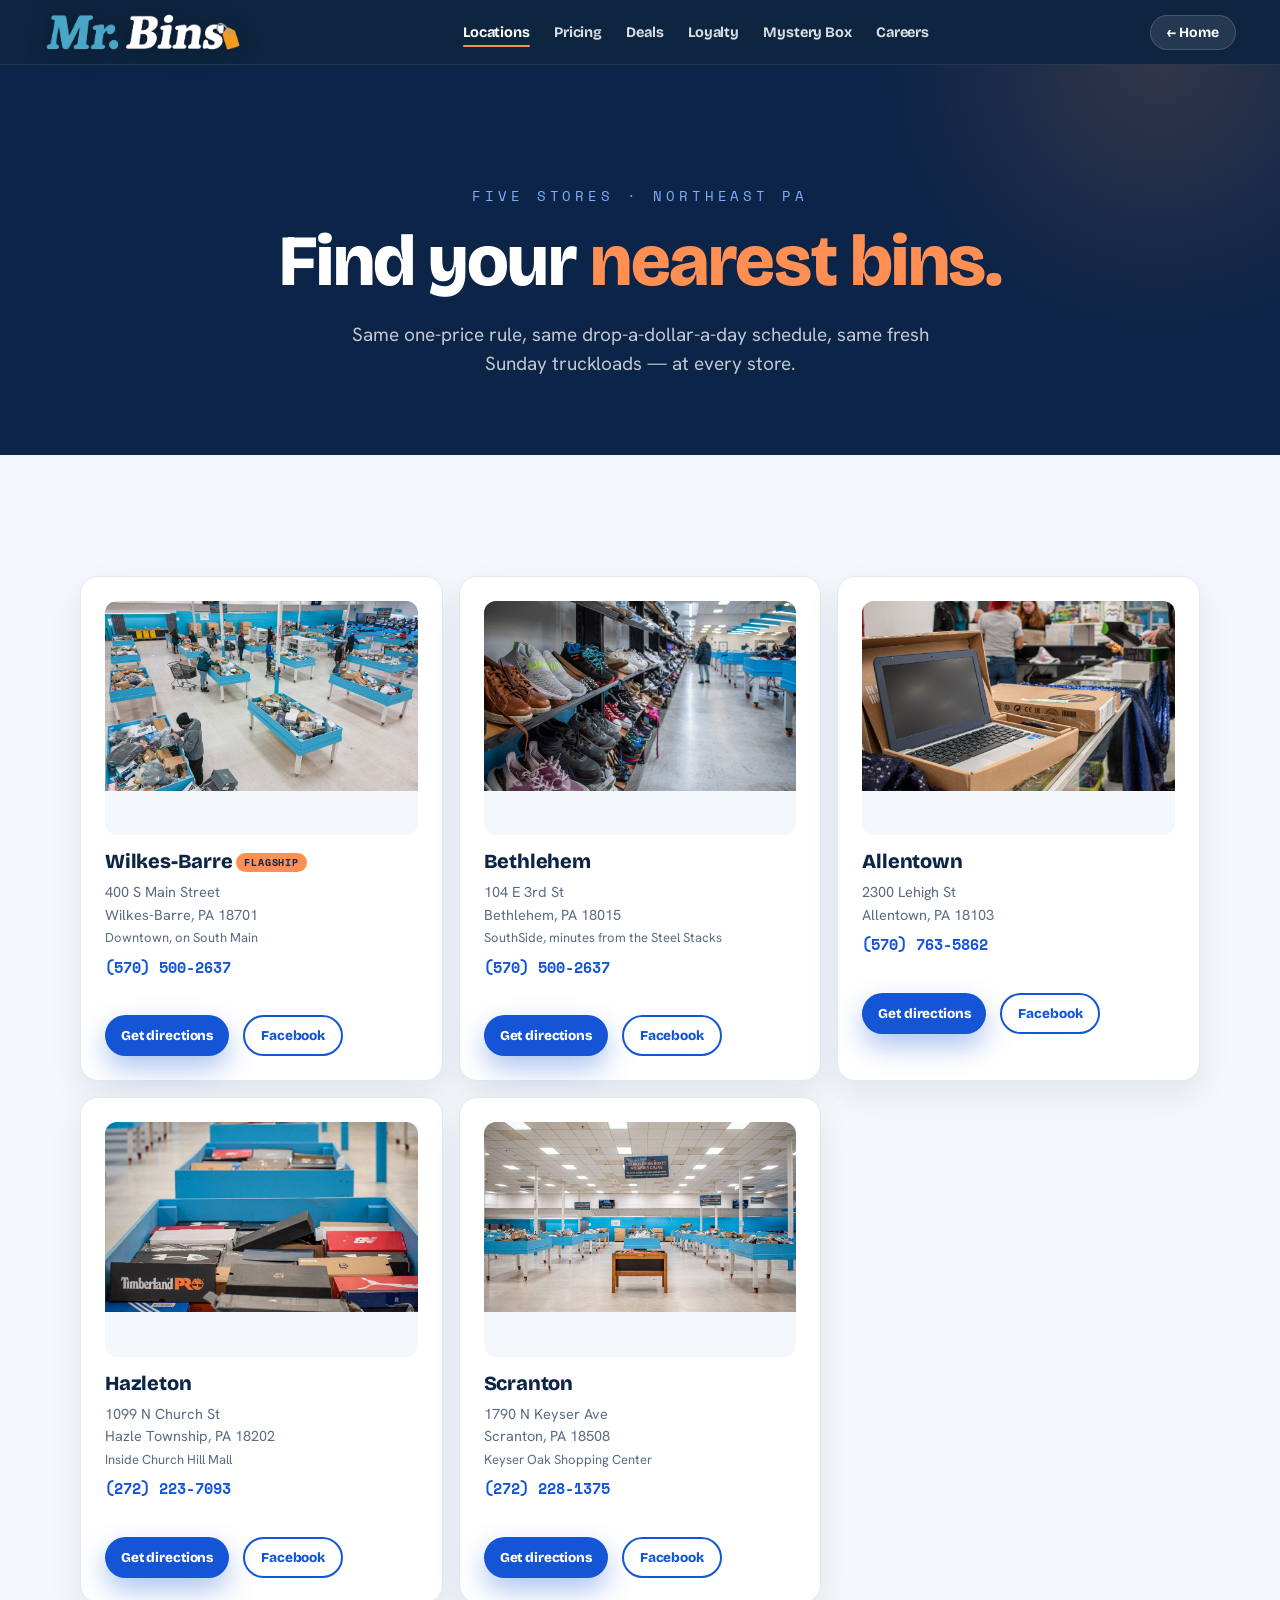
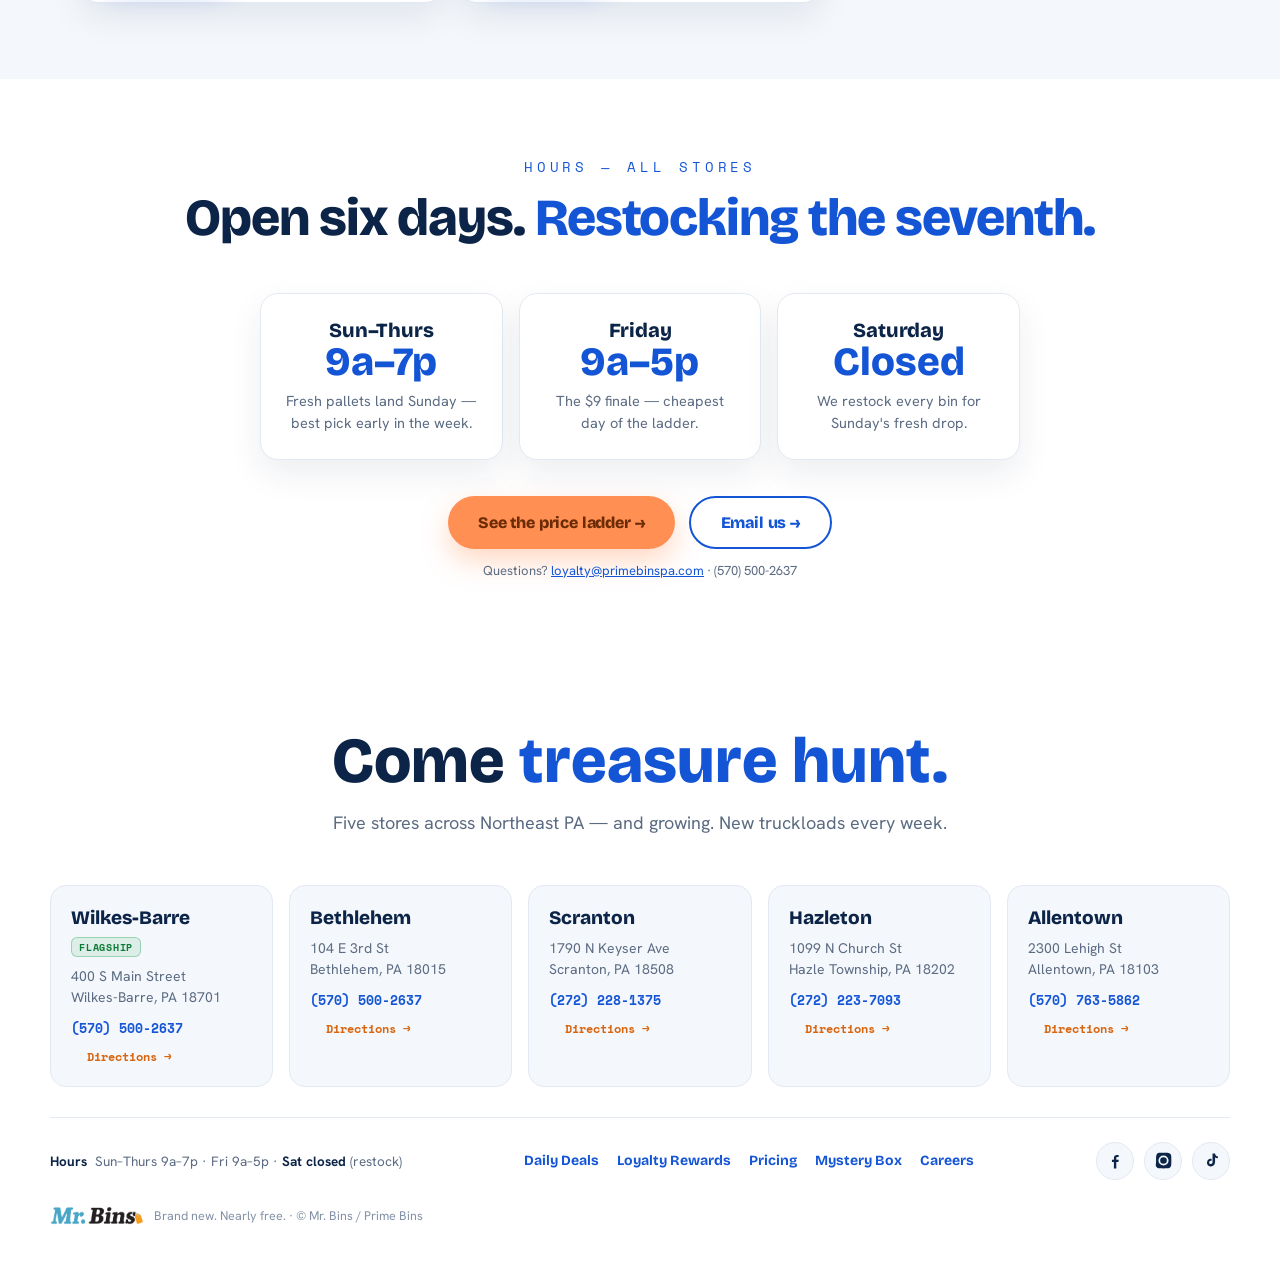
<file: locations.html>
<!doctype html>
<html lang="en">
  <head>
    <meta charset="utf-8" />
    <meta name="viewport" content="width=device-width, initial-scale=1" />
    <title>Locations & Hours — Mr. Bins</title>
    <meta name="description" content="Four Mr. Bins stores across Northeast PA — Wilkes-Barre, Scranton, Hazleton, Allentown. Addresses, phone numbers, hours and directions." />
    <meta name="theme-color" content="#0B2447" />
    <link rel="icon" href="data:image/svg+xml,%3Csvg xmlns='http://www.w3.org/2000/svg' viewBox='0 0 32 32'%3E%3Crect width='32' height='32' rx='7' fill='%230B2447'/%3E%3Cpath d='M6 13h14.5l5.5 5-5.5 5H6z' fill='%23FF8F52'/%3E%3Ccircle cx='10' cy='18' r='1.8' fill='%23fff'/%3E%3C/svg%3E" />
    <link rel="preconnect" href="https://fonts.googleapis.com" />
    <link rel="preconnect" href="https://fonts.gstatic.com" crossorigin />
    <link href="https://fonts.googleapis.com/css2?family=Bricolage+Grotesque:opsz,wght@12..96,700;12..96,800&family=Hanken+Grotesk:wght@400;500;600;700;800&family=Space+Mono:wght@400;700&display=swap" rel="stylesheet" />
    <link rel="stylesheet" href="site.css" />
    
      <style>
      .locard .cimg img { height: 190px; width: 100%; object-fit: cover; }
      .flagchip {
        font-family: "Space Mono", monospace;
        font-size: 10px;
        letter-spacing: 0.08em;
        color: var(--navy);
        background: var(--orange);
        padding: 2px 8px;
        border-radius: 999px;
        vertical-align: middle;
      }
      .locnote { color: var(--muted); font-size: 13px; }
      .loctel {
        color: var(--blue);
        font-family: "Space Mono", monospace;
        font-weight: 700;
        text-decoration: none;
      }
      .locard .btnrow .btn { font-size: 13.5px; padding: 10px 16px; }
    </style>
  </head>
  <body>
    <header class="bar">
      <div class="row">
        <a class="brand" href="index.html" aria-label="Mr. Bins home">
          <img class="brandlogo" src="mrbins-logo-dark.png" alt="Mr. Bins" />
        </a>
        <nav class="tabs">
          <a href="locations.html" aria-current="page">Locations</a>
          <a href="pricing.html">Pricing</a>
          <a href="deals.html">Deals</a>
          <a href="loyalty.html">Loyalty</a>
          <a href="mystery-box.html">Mystery Box</a>
          <a href="careers.html">Careers</a>
        </nav>
        <div class="hright">
          <a class="homebtn" href="index.html">&larr; Home</a>
          <button class="menubtn" id="menuBtn" aria-label="Menu" aria-expanded="false">
            <span></span><span></span><span></span>
          </button>
        </div>
      </div>
    </header>
    <nav class="mnav" id="mnav" aria-label="Mobile">
      <a href="index.html"><span>00</span>Home</a>
      <a href="locations.html"><span>01</span>Locations</a>
      <a href="pricing.html"><span>02</span>Pricing</a>
      <a href="deals.html"><span>03</span>Deals</a>
      <a href="loyalty.html"><span>04</span>Loyalty</a>
      <a href="mystery-box.html"><span>05</span>Mystery Box</a>
      <a href="careers.html"><span>06</span>Careers</a>
    </nav>
    <section class="phero">
      <div class="k">Five stores &middot; Northeast PA</div>
      <h1>Find your <span class="o">nearest bins.</span></h1>
      <p class="sub">Same one-price rule, same drop-a-dollar-a-day schedule, same fresh Sunday truckloads — at every store.</p>
    </section>
    <section class="psec">
      <div class="pwrap">
        <div class="cardgrid" style="grid-template-columns: repeat(auto-fit, minmax(280px, 1fr))">
          <div class="card locard">
            <div class="cimg"><img src="store-dji-0937.jpg" alt="Mr. Bins Wilkes-Barre from above" loading="lazy" /></div>
            <h3>Wilkes-Barre <span class="flagchip">FLAGSHIP</span></h3>
            <p>400 S Main Street<br />Wilkes-Barre, PA 18701<br /><span class="locnote">Downtown, on South Main</span></p>
            <p><a class="loctel" href="tel:5705002637">(570) 500-2637</a></p>
            <div class="btnrow">
              <a class="btn primary" href="https://www.google.com/maps/search/?api=1&query=400+S+Main+Street+Wilkes-Barre+PA+18701" target="_blank" rel="noopener">Get directions</a>
              <a class="btn ghost" href="https://www.facebook.com/MrBinsWilkes" target="_blank" rel="noopener">Facebook</a>
            </div>
          </div>
          <div class="card locard">
            <div class="cimg"><img src="store-dsc-0394.jpg" alt="Inside Mr. Bins Bethlehem" loading="lazy" /></div>
            <h3>Bethlehem</h3>
            <p>104 E 3rd St<br />Bethlehem, PA 18015<br /><span class="locnote">SouthSide, minutes from the Steel Stacks</span></p>
            <p><a class="loctel" href="tel:5705002637">(570) 500-2637</a></p>
            <div class="btnrow">
              <a class="btn primary" href="https://www.google.com/maps/search/?api=1&query=104+E+3rd+St+Bethlehem+PA+18015" target="_blank" rel="noopener">Get directions</a>
              <a class="btn ghost" href="https://www.facebook.com/MrBinsWilkes" target="_blank" rel="noopener">Facebook</a>
            </div>
          </div>
          <div class="card locard">
            <div class="cimg"><img src="store-dsc-0389.jpg" alt="Inside Mr. Bins Allentown" loading="lazy" /></div>
            <h3>Allentown</h3>
            <p>2300 Lehigh St<br />Allentown, PA 18103</p>
            <p><a class="loctel" href="tel:5707635862">(570) 763-5862</a></p>
            <div class="btnrow">
              <a class="btn primary" href="https://www.google.com/maps/search/?api=1&query=2300+Lehigh+St+Allentown+PA+18103" target="_blank" rel="noopener">Get directions</a>
              <a class="btn ghost" href="https://www.facebook.com/MrBinsWilkes" target="_blank" rel="noopener">Facebook</a>
            </div>
          </div>
          <div class="card locard">
            <div class="cimg"><img src="store-dsc-0232.jpg" alt="Inside Mr. Bins Hazleton" loading="lazy" /></div>
            <h3>Hazleton</h3>
            <p>1099 N Church St<br />Hazle Township, PA 18202<br /><span class="locnote">Inside Church Hill Mall</span></p>
            <p><a class="loctel" href="tel:2722237093">(272) 223-7093</a></p>
            <div class="btnrow">
              <a class="btn primary" href="https://www.google.com/maps/search/?api=1&query=1099+N+Church+St+Hazle+Township+PA+18202" target="_blank" rel="noopener">Get directions</a>
              <a class="btn ghost" href="https://www.facebook.com/MrBinsWilkes" target="_blank" rel="noopener">Facebook</a>
            </div>
          </div>
          <div class="card locard">
            <div class="cimg"><img src="store-dsc-0262.jpg" alt="Inside Mr. Bins Scranton" loading="lazy" /></div>
            <h3>Scranton</h3>
            <p>1790 N Keyser Ave<br />Scranton, PA 18508<br /><span class="locnote">Keyser Oak Shopping Center</span></p>
            <p><a class="loctel" href="tel:2722281375">(272) 228-1375</a></p>
            <div class="btnrow">
              <a class="btn primary" href="https://www.google.com/maps/search/?api=1&query=1790+N+Keyser+Ave+Scranton+PA+18508" target="_blank" rel="noopener">Get directions</a>
              <a class="btn ghost" href="https://www.facebook.com/MrBinsWilkes" target="_blank" rel="noopener">Facebook</a>
            </div>
          </div>
        </div>
      </div>
    </section>
    <section class="psec white center">
      <div class="pwrap">
        <div class="k">Hours &mdash; all stores</div>
        <h2>Open six days. <span class="b">Restocking the seventh.</span></h2>
        <div class="cardgrid" style="max-width: 760px; margin-left: auto; margin-right: auto">
          <div class="card"><h3>Sun&ndash;Thurs</h3><div class="big">9a&ndash;7p</div><p>Fresh pallets land Sunday — best pick early in the week.</p></div>
          <div class="card"><h3>Friday</h3><div class="big">9a&ndash;5p</div><p>The $9 finale — cheapest day of the ladder.</p></div>
          <div class="card"><h3>Saturday</h3><div class="big">Closed</div><p>We restock every bin for Sunday's fresh drop.</p></div>
        </div>
        <div class="btnrow"><a class="btn orange" href="pricing.html">See the price ladder &rarr;</a><a class="btn ghost" href="mailto:loyalty@primebinspa.com">Email us &rarr;</a></div>
        <p class="sub" style="max-width:100%;text-align:center;font-size:13px">Questions? <a href="mailto:loyalty@primebinspa.com" style="color:var(--blue)">loyalty@primebinspa.com</a> &middot; (570) 500-2637</p>
      </div>
    </section>
    <footer id="footer">
      <div class="fwrap">
        <div class="fcta">
          <h2>Come <span class="b">treasure hunt.</span></h2>
          <p>Five stores across Northeast PA &mdash; and growing. New truckloads every week.</p>
        </div>
        <div class="locs">
          <div class="loc">
            <div class="city">Wilkes-Barre <span class="flag">Flagship</span></div>
            <div class="addr">400 S Main Street<br />Wilkes-Barre, PA 18701</div>
            <a class="tel" href="tel:5705002637">(570) 500-2637</a><a class="dir" href="https://www.google.com/maps/search/?api=1&query=400+S+Main+Street+Wilkes-Barre+PA+18701" target="_blank" rel="noopener">Directions &rarr;</a>
          </div>
          <div class="loc">
            <div class="city">Bethlehem</div>
            <div class="addr">104 E 3rd St<br />Bethlehem, PA 18015</div>
            <a class="tel" href="tel:5705002637">(570) 500-2637</a><a class="dir" href="https://www.google.com/maps/search/?api=1&query=104+E+3rd+St+Bethlehem+PA+18015" target="_blank" rel="noopener">Directions &rarr;</a>
          </div>
          <div class="loc">
            <div class="city">Scranton</div>
            <div class="addr">1790 N Keyser Ave<br />Scranton, PA 18508</div>
            <a class="tel" href="tel:2722281375">(272) 228-1375</a><a class="dir" href="https://www.google.com/maps/search/?api=1&query=1790+N+Keyser+Ave+Scranton+PA+18508" target="_blank" rel="noopener">Directions &rarr;</a>
          </div>
          <div class="loc">
            <div class="city">Hazleton</div>
            <div class="addr">1099 N Church St<br />Hazle Township, PA 18202</div>
            <a class="tel" href="tel:2722237093">(272) 223-7093</a><a class="dir" href="https://www.google.com/maps/search/?api=1&query=1099+N+Church+St+Hazle+Township+PA+18202" target="_blank" rel="noopener">Directions &rarr;</a>
          </div>
          <div class="loc">
            <div class="city">Allentown</div>
            <div class="addr">2300 Lehigh St<br />Allentown, PA 18103</div>
            <a class="tel" href="tel:5707635862">(570) 763-5862</a><a class="dir" href="https://www.google.com/maps/search/?api=1&query=2300+Lehigh+St+Allentown+PA+18103" target="_blank" rel="noopener">Directions &rarr;</a>
          </div>
        </div>
        <div class="frow">
          <div class="hours"><b>Hours</b> &nbsp;Sun&ndash;Thurs 9a&ndash;7p &middot; Fri 9a&ndash;5p &middot; <b>Sat closed</b> (restock)</div>
          <nav class="fnav" aria-label="Footer">
            <a href="deals.html">Daily Deals</a>
            <a href="loyalty.html">Loyalty Rewards</a>
            <a href="pricing.html">Pricing</a>
            <a href="mystery-box.html">Mystery Box</a>
            <a href="careers.html">Careers</a>
          </nav>
          <div class="social">
            <a href="https://www.facebook.com/MrBinsWilkes" target="_blank" rel="noopener" aria-label="Facebook"><svg viewBox="0 0 24 24"><path d="M13 22v-8h2.7l.4-3H13V9.1c0-.9.3-1.5 1.6-1.5H16V5c-.3 0-1.2-.1-2.2-.1-2.2 0-3.8 1.4-3.8 3.9V11H7.5v3H10v8h3z" /></svg></a>
            <a href="https://www.instagram.com/mrbinsofficial/" target="_blank" rel="noopener" aria-label="Instagram"><svg viewBox="0 0 24 24"><path d="M12 2.2c3.2 0 3.6 0 4.9.1 1.2.1 1.8.3 2.2.4.6.2 1 .5 1.4.9.4.4.7.8.9 1.4.2.4.4 1 .4 2.2.1 1.3.1 1.7.1 4.9s0 3.6-.1 4.9c-.1 1.2-.3 1.8-.4 2.2-.2.6-.5 1-.9 1.4-.4.4-.8.7-1.4.9-.4.2-1 .4-2.2.4-1.3.1-1.7.1-4.9.1s-3.6 0-4.9-.1c-1.2-.1-1.8-.3-2.2-.4-.6-.2-1-.5-1.4-.9-.4-.4-.7-.8-.9-1.4-.2-.4-.4-1-.4-2.2C2.6 15.6 2.6 15.2 2.6 12s0-3.6.1-4.9c.1-1.2.3-1.8.4-2.2.2-.6.5-1 .9-1.4.4-.4.8-.7 1.4-.9.4-.2 1-.4 2.2-.4C8.4 2.2 8.8 2.2 12 2.2m0 3.4a6.4 6.4 0 100 12.8 6.4 6.4 0 000-12.8m0 10.6a4.2 4.2 0 110-8.4 4.2 4.2 0 010 8.4m6.4-10.9a1.5 1.5 0 11-3 0 1.5 1.5 0 013 0" /></svg></a>
            <a href="https://www.tiktok.com/@mrbinsofficial" target="_blank" rel="noopener" aria-label="TikTok"><svg viewBox="0 0 24 24"><path d="M16.5 3c.3 2.1 1.5 3.5 3.5 3.7v2.4c-1.2.1-2.3-.3-3.5-1v5.9c0 3.5-2.6 5.9-5.9 5.5-2.6-.3-4.4-2.5-4.3-5.1.1-2.6 2.3-4.7 4.9-4.6.3 0 .6 0 .9.1v2.5c-.3-.1-.6-.2-1-.2-1.2 0-2.2 1-2.1 2.2 0 1.2 1 2.1 2.2 2.1 1.2 0 2.1-.9 2.1-2.2V3h2.7z" /></svg></a>
          </div>
        </div>
        <div class="copyright">
          <img src="mrbins-logo.png" alt="Mr. Bins" style="height: 19px; width: auto" />Brand new. Nearly free. &middot; &copy; Mr. Bins / Prime Bins
        </div>
      </div>
    </footer>
    <script>
      (function () {
        var b = document.getElementById("menuBtn"), m = document.getElementById("mnav");
        if (b && m)
          b.addEventListener("click", function () {
            var open = m.classList.toggle("open");
            b.setAttribute("aria-expanded", open ? "true" : "false");
          });
        document.querySelectorAll("form[data-fake]").forEach(function (f) {
          f.addEventListener("submit", function (e) {
            e.preventDefault();
            var ok = f.parentNode.querySelector(".formok");
            if (ok) ok.classList.add("on");
            f.style.display = "none";
          });
        });
      })();
    </script>

  </body>
</html>
</file>
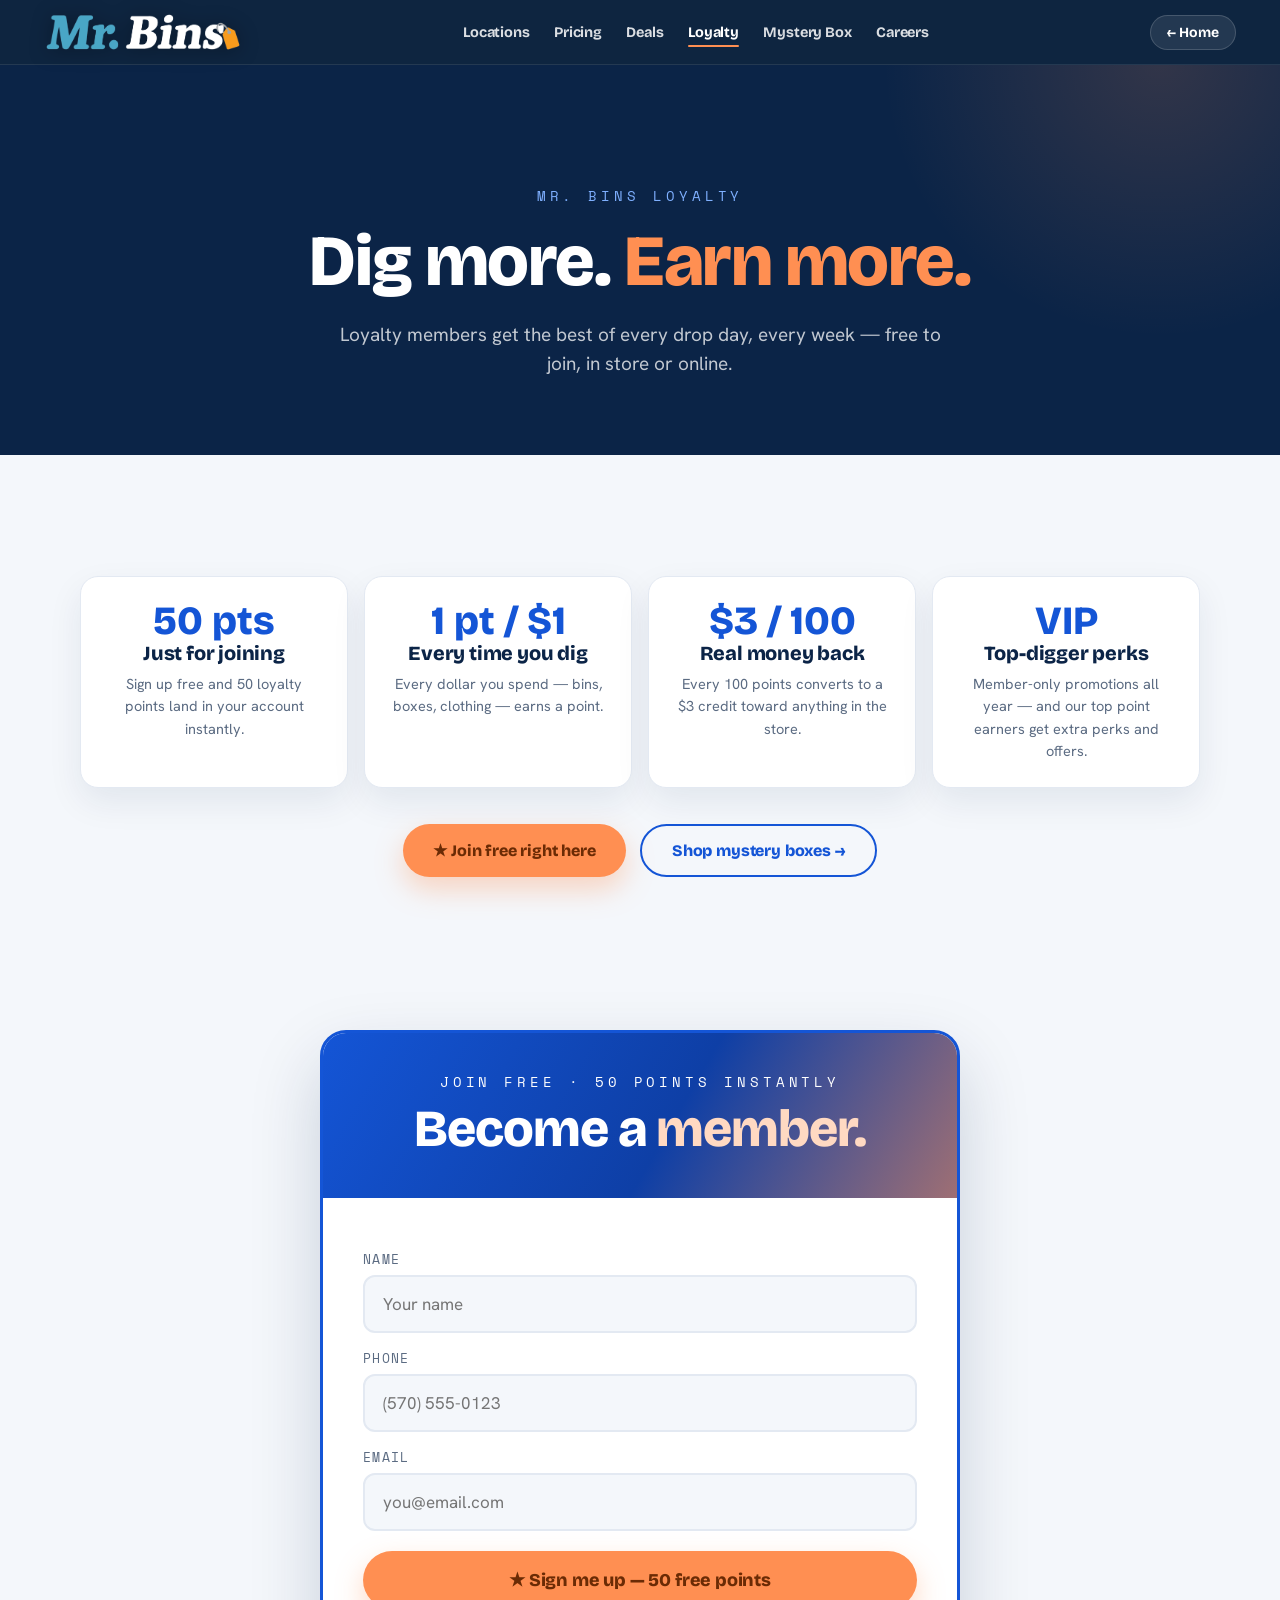
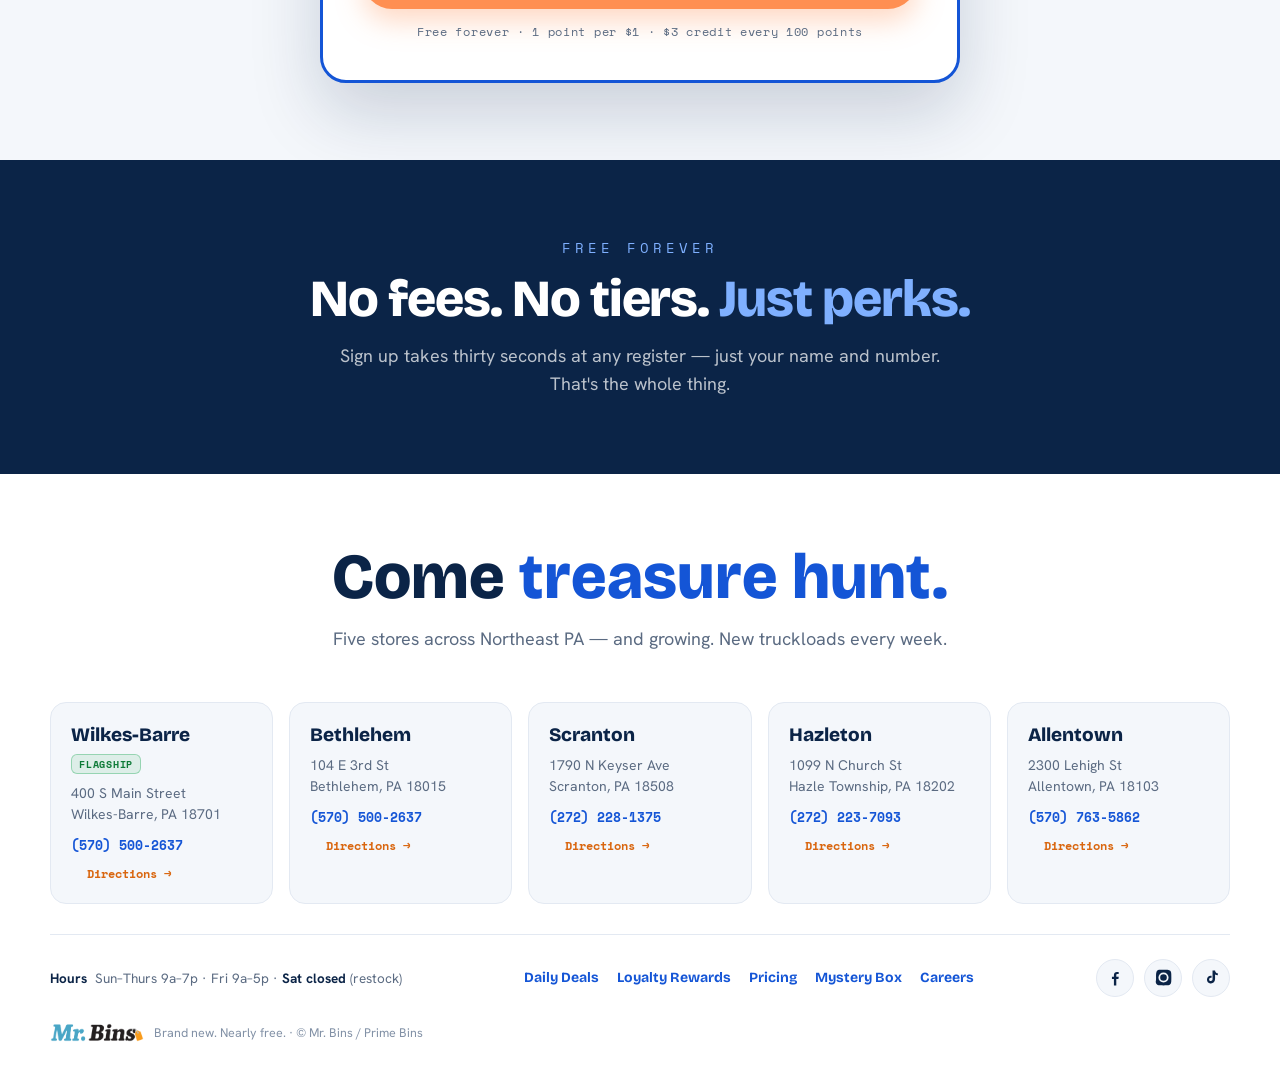
<file: loyalty.html>
<!doctype html>
<html lang="en">
  <head>
    <meta charset="utf-8" />
    <meta name="viewport" content="width=device-width, initial-scale=1" />
    <title>Loyalty Rewards — Dig More, Earn More — Mr. Bins</title>
    <meta name="description" content="Free-to-join Mr. Bins loyalty: 50 points at signup, a point per dollar, $3 credit per 100 points." />
    <meta name="theme-color" content="#0B2447" />
    <link rel="icon" href="data:image/svg+xml,%3Csvg xmlns='http://www.w3.org/2000/svg' viewBox='0 0 32 32'%3E%3Crect width='32' height='32' rx='7' fill='%230B2447'/%3E%3Cpath d='M6 13h14.5l5.5 5-5.5 5H6z' fill='%23FF8F52'/%3E%3Ccircle cx='10' cy='18' r='1.8' fill='%23fff'/%3E%3C/svg%3E" />
    <link rel="preconnect" href="https://fonts.googleapis.com" />
    <link rel="preconnect" href="https://fonts.gstatic.com" crossorigin />
    <link href="https://fonts.googleapis.com/css2?family=Bricolage+Grotesque:opsz,wght@12..96,700;12..96,800&family=Hanken+Grotesk:wght@400;500;600;700;800&family=Space+Mono:wght@400;700&display=swap" rel="stylesheet" />
    <link rel="stylesheet" href="site.css" />
    
      <style>
      .joincard {
        background: #fff;
        border: 3px solid var(--blue);
        border-radius: 26px;
        overflow: hidden;
        box-shadow: 0 30px 70px rgba(11, 36, 71, 0.18);
      }
      .jointop {
        background: linear-gradient(120deg, var(--blue) 0%, var(--blued) 55%, var(--orange) 130%);
        padding: clamp(24px, 4vw, 38px) clamp(22px, 4vw, 40px);
        text-align: center;
      }
      #joinform {
        padding: clamp(22px, 4vw, 36px) clamp(22px, 4vw, 40px) clamp(26px, 4vw, 40px);
      }
      #joinform .field input {
        font-size: 17px;
        padding: 16px 18px;
        border-width: 2px;
      }
      #joinform .field label {
        font-size: 12.5px;
      }
      #joinform .field input.bad {
        outline: 2px solid #d54;
        border-color: #d54;
      }
      .joinbtn {
        width: 100%;
        margin-top: 20px;
        font-size: 18px;
        padding: 18px 30px;
      }
      .joinnote {
        margin-top: 14px;
        text-align: center;
        color: var(--muted);
        font-family: "Space Mono", monospace;
        font-size: 11.5px;
        letter-spacing: 0.06em;
      }
      #joinok {
        margin: 0 clamp(22px, 4vw, 40px) clamp(26px, 4vw, 40px);
      }
    </style>
  </head>
  <body>
    <header class="bar">
      <div class="row">
        <a class="brand" href="index.html" aria-label="Mr. Bins home">
          <img class="brandlogo" src="mrbins-logo-dark.png" alt="Mr. Bins" />
        </a>
        <nav class="tabs">
          <a href="locations.html">Locations</a>
          <a href="pricing.html">Pricing</a>
          <a href="deals.html">Deals</a>
          <a href="loyalty.html" aria-current="page">Loyalty</a>
          <a href="mystery-box.html">Mystery Box</a>
          <a href="careers.html">Careers</a>
        </nav>
        <div class="hright">
          <a class="homebtn" href="index.html">&larr; Home</a>
          <button class="menubtn" id="menuBtn" aria-label="Menu" aria-expanded="false">
            <span></span><span></span><span></span>
          </button>
        </div>
      </div>
    </header>
    <nav class="mnav" id="mnav" aria-label="Mobile">
      <a href="index.html"><span>00</span>Home</a>
      <a href="locations.html"><span>01</span>Locations</a>
      <a href="pricing.html"><span>02</span>Pricing</a>
      <a href="deals.html"><span>03</span>Deals</a>
      <a href="loyalty.html"><span>04</span>Loyalty</a>
      <a href="mystery-box.html"><span>05</span>Mystery Box</a>
      <a href="careers.html"><span>06</span>Careers</a>
    </nav>
    <section class="phero">
      <div class="k">Mr. Bins Loyalty</div>
      <h1>Dig more. <span class="o">Earn more.</span></h1>
      <p class="sub">Loyalty members get the best of every drop day, every week — free to join, in store or online.</p>
    </section>
    <section class="psec">
      <div class="pwrap">
        <div class="cardgrid">
          <div class="card center">
            <div class="big">50 pts</div>
            <h3>Just for joining</h3>
            <p>Sign up free and 50 loyalty points land in your account instantly.</p>
          </div>
          <div class="card center">
            <div class="big">1 pt / $1</div>
            <h3>Every time you dig</h3>
            <p>Every dollar you spend — bins, boxes, clothing — earns a point.</p>
          </div>
          <div class="card center">
            <div class="big">$3 / 100</div>
            <h3>Real money back</h3>
            <p>Every 100 points converts to a $3 credit toward anything in the store.</p>
          </div>
          <div class="card center">
            <div class="big">VIP</div>
            <h3>Top-digger perks</h3>
            <p>Member-only promotions all year — and our top point earners get extra perks and offers.</p>
          </div>
        </div>
        <div class="btnrow" style="justify-content: center">
          <a class="btn orange" href="#join">&#9733; Join free right here</a>
          <a class="btn ghost" href="mystery-box.html">Shop mystery boxes &rarr;</a>
        </div>
      </div>
    </section>
    <section class="psec" id="join">
      <div class="pwrap" style="max-width: 640px">
        <div class="joincard">
          <div class="jointop">
            <div class="k" style="color: #fff">Join free &middot; 50 points instantly</div>
            <h2 style="color: #fff; margin-top: 6px">Become a <span style="color: #ffd9c2">member.</span></h2>
          </div>
          <form id="joinform" novalidate>
            <div class="field"><label for="jname">Name</label><input id="jname" name="name" autocomplete="name" placeholder="Your name" required /></div>
            <div class="field"><label for="jphone">Phone</label><input id="jphone" name="phone" type="tel" autocomplete="tel" placeholder="(570) 555-0123" required /></div>
            <div class="field"><label for="jemail">Email</label><input id="jemail" name="email" type="email" autocomplete="email" placeholder="you@email.com" required /></div>
            <button class="btn orange joinbtn" type="submit">&#9733; Sign me up &mdash; 50 free points</button>
            <div class="joinnote">Free forever &middot; 1 point per $1 &middot; $3 credit every 100 points</div>
          </form>
          <div class="formok" id="joinok">&#10003; Welcome to the club! Your 50 points are waiting &mdash; show this at any register.</div>
        </div>
      </div>
    </section>

    <section class="psec navy center">
      <div class="pwrap">
        <div class="k">Free forever</div>
        <h2>No fees. No tiers. <span class="b">Just perks.</span></h2>
        <p class="sub">Sign up takes thirty seconds at any register — just your name and number. That's the whole thing.</p>
      </div>
    </section>
    <footer id="footer">
      <div class="fwrap">
        <div class="fcta">
          <h2>Come <span class="b">treasure hunt.</span></h2>
          <p>Five stores across Northeast PA &mdash; and growing. New truckloads every week.</p>
        </div>
        <div class="locs">
          <div class="loc">
            <div class="city">Wilkes-Barre <span class="flag">Flagship</span></div>
            <div class="addr">400 S Main Street<br />Wilkes-Barre, PA 18701</div>
            <a class="tel" href="tel:5705002637">(570) 500-2637</a><a class="dir" href="https://www.google.com/maps/search/?api=1&query=400+S+Main+Street+Wilkes-Barre+PA+18701" target="_blank" rel="noopener">Directions &rarr;</a>
          </div>
          <div class="loc">
            <div class="city">Bethlehem</div>
            <div class="addr">104 E 3rd St<br />Bethlehem, PA 18015</div>
            <a class="tel" href="tel:5705002637">(570) 500-2637</a><a class="dir" href="https://www.google.com/maps/search/?api=1&query=104+E+3rd+St+Bethlehem+PA+18015" target="_blank" rel="noopener">Directions &rarr;</a>
          </div>
          <div class="loc">
            <div class="city">Scranton</div>
            <div class="addr">1790 N Keyser Ave<br />Scranton, PA 18508</div>
            <a class="tel" href="tel:2722281375">(272) 228-1375</a><a class="dir" href="https://www.google.com/maps/search/?api=1&query=1790+N+Keyser+Ave+Scranton+PA+18508" target="_blank" rel="noopener">Directions &rarr;</a>
          </div>
          <div class="loc">
            <div class="city">Hazleton</div>
            <div class="addr">1099 N Church St<br />Hazle Township, PA 18202</div>
            <a class="tel" href="tel:2722237093">(272) 223-7093</a><a class="dir" href="https://www.google.com/maps/search/?api=1&query=1099+N+Church+St+Hazle+Township+PA+18202" target="_blank" rel="noopener">Directions &rarr;</a>
          </div>
          <div class="loc">
            <div class="city">Allentown</div>
            <div class="addr">2300 Lehigh St<br />Allentown, PA 18103</div>
            <a class="tel" href="tel:5707635862">(570) 763-5862</a><a class="dir" href="https://www.google.com/maps/search/?api=1&query=2300+Lehigh+St+Allentown+PA+18103" target="_blank" rel="noopener">Directions &rarr;</a>
          </div>
        </div>
        <div class="frow">
          <div class="hours"><b>Hours</b> &nbsp;Sun&ndash;Thurs 9a&ndash;7p &middot; Fri 9a&ndash;5p &middot; <b>Sat closed</b> (restock)</div>
          <nav class="fnav" aria-label="Footer">
            <a href="deals.html">Daily Deals</a>
            <a href="loyalty.html">Loyalty Rewards</a>
            <a href="pricing.html">Pricing</a>
            <a href="mystery-box.html">Mystery Box</a>
            <a href="careers.html">Careers</a>
          </nav>
          <div class="social">
            <a href="https://www.facebook.com/MrBinsWilkes" target="_blank" rel="noopener" aria-label="Facebook"><svg viewBox="0 0 24 24"><path d="M13 22v-8h2.7l.4-3H13V9.1c0-.9.3-1.5 1.6-1.5H16V5c-.3 0-1.2-.1-2.2-.1-2.2 0-3.8 1.4-3.8 3.9V11H7.5v3H10v8h3z" /></svg></a>
            <a href="https://www.instagram.com/mrbinsofficial/" target="_blank" rel="noopener" aria-label="Instagram"><svg viewBox="0 0 24 24"><path d="M12 2.2c3.2 0 3.6 0 4.9.1 1.2.1 1.8.3 2.2.4.6.2 1 .5 1.4.9.4.4.7.8.9 1.4.2.4.4 1 .4 2.2.1 1.3.1 1.7.1 4.9s0 3.6-.1 4.9c-.1 1.2-.3 1.8-.4 2.2-.2.6-.5 1-.9 1.4-.4.4-.8.7-1.4.9-.4.2-1 .4-2.2.4-1.3.1-1.7.1-4.9.1s-3.6 0-4.9-.1c-1.2-.1-1.8-.3-2.2-.4-.6-.2-1-.5-1.4-.9-.4-.4-.7-.8-.9-1.4-.2-.4-.4-1-.4-2.2C2.6 15.6 2.6 15.2 2.6 12s0-3.6.1-4.9c.1-1.2.3-1.8.4-2.2.2-.6.5-1 .9-1.4.4-.4.8-.7 1.4-.9.4-.2 1-.4 2.2-.4C8.4 2.2 8.8 2.2 12 2.2m0 3.4a6.4 6.4 0 100 12.8 6.4 6.4 0 000-12.8m0 10.6a4.2 4.2 0 110-8.4 4.2 4.2 0 010 8.4m6.4-10.9a1.5 1.5 0 11-3 0 1.5 1.5 0 013 0" /></svg></a>
            <a href="https://www.tiktok.com/@mrbinsofficial" target="_blank" rel="noopener" aria-label="TikTok"><svg viewBox="0 0 24 24"><path d="M16.5 3c.3 2.1 1.5 3.5 3.5 3.7v2.4c-1.2.1-2.3-.3-3.5-1v5.9c0 3.5-2.6 5.9-5.9 5.5-2.6-.3-4.4-2.5-4.3-5.1.1-2.6 2.3-4.7 4.9-4.6.3 0 .6 0 .9.1v2.5c-.3-.1-.6-.2-1-.2-1.2 0-2.2 1-2.1 2.2 0 1.2 1 2.1 2.2 2.1 1.2 0 2.1-.9 2.1-2.2V3h2.7z" /></svg></a>
          </div>
        </div>
        <div class="copyright">
          <img src="mrbins-logo.png" alt="Mr. Bins" style="height: 19px; width: auto" />Brand new. Nearly free. &middot; &copy; Mr. Bins / Prime Bins
        </div>
      </div>
    </footer>
    <script>
      (function () {
        var b = document.getElementById("menuBtn"), m = document.getElementById("mnav");
        if (b && m)
          b.addEventListener("click", function () {
            var open = m.classList.toggle("open");
            b.setAttribute("aria-expanded", open ? "true" : "false");
          });
        document.querySelectorAll("form[data-fake]").forEach(function (f) {
          f.addEventListener("submit", function (e) {
            e.preventDefault();
            var ok = f.parentNode.querySelector(".formok");
            if (ok) ok.classList.add("on");
            f.style.display = "none";
          });
        });
      })();
    </script>

      <script>
      (function () {
        var f = document.getElementById("joinform");
        if (!f) return;
        f.addEventListener("submit", function (e) {
          e.preventDefault();
          var ok = true;
          f.querySelectorAll("input[required]").forEach(function (i) {
            var good = i.checkValidity();
            i.classList.toggle("bad", !good);
            if (!good) ok = false;
          });
          if (!ok) return;
          var v = function (id) { return encodeURIComponent(document.getElementById(id).value); };
          f.style.display = "none";
          document.getElementById("joinok").classList.add("on");
          window.location.href =
            "mailto:loyalty@primebinspa.com?subject=Loyalty%20signup&body=Name:%20" + v("jname") +
            "%0APhone:%20" + v("jphone") + "%0AEmail:%20" + v("jemail");
        });
      })();
    </script>
  </body>
</html>
</file>
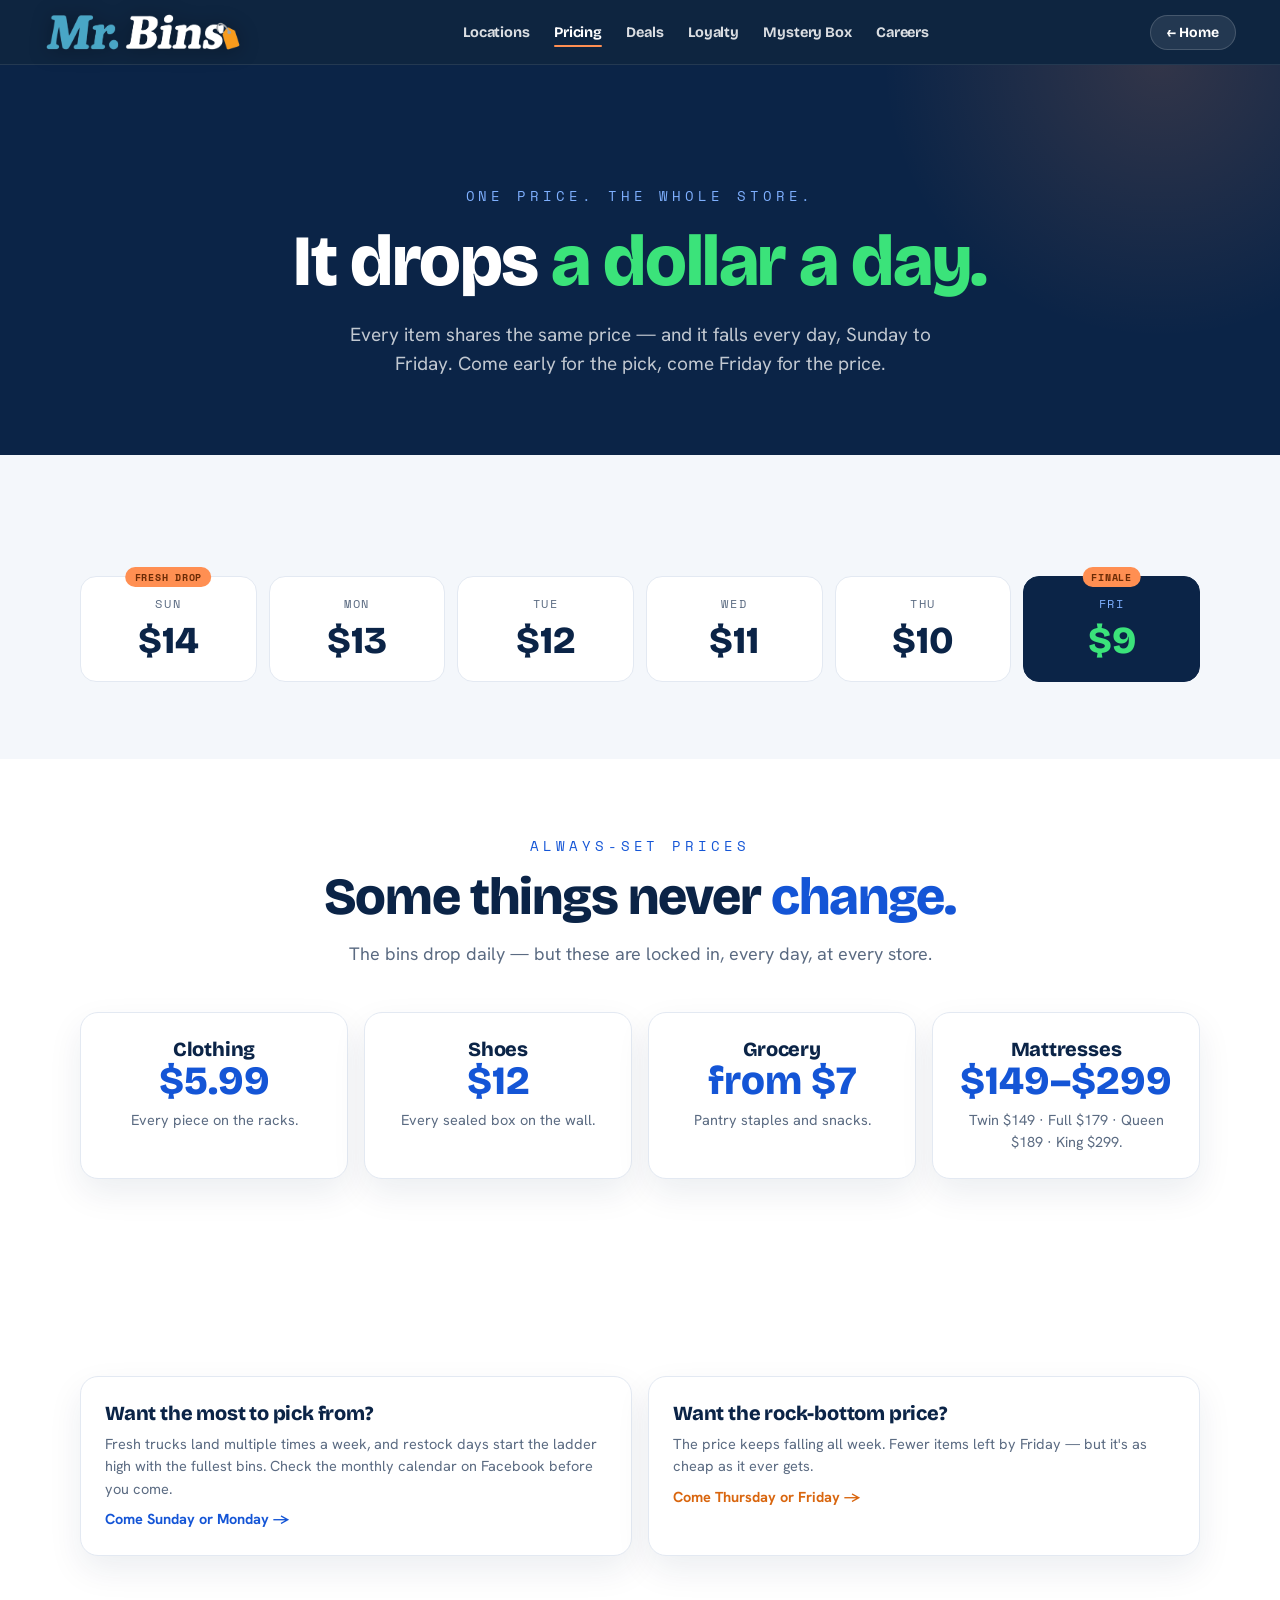
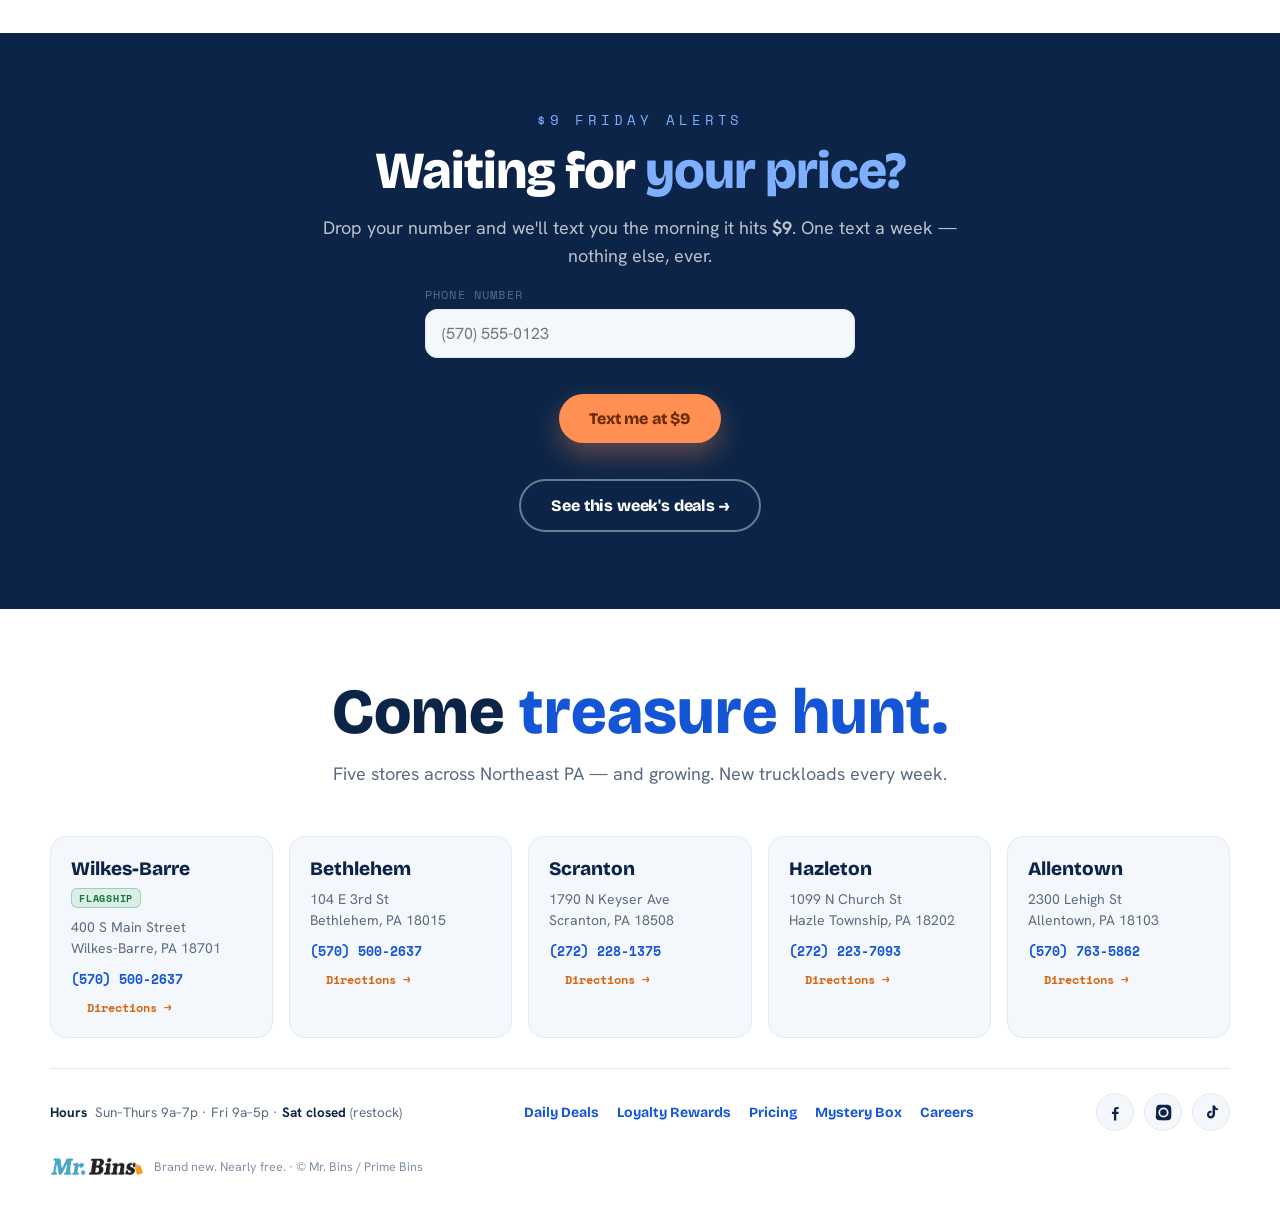
<file: pricing.html>
<!doctype html>
<html lang="en">
  <head>
    <meta charset="utf-8" />
    <meta name="viewport" content="width=device-width, initial-scale=1" />
    <title>Pricing — A Dollar Drops Every Day — Mr. Bins</title>
    <meta name="description" content="One price for everything in the store, falling one dollar a day from $14 Sunday to $9 Friday." />
    <meta name="theme-color" content="#0B2447" />
    <link rel="icon" href="data:image/svg+xml,%3Csvg xmlns='http://www.w3.org/2000/svg' viewBox='0 0 32 32'%3E%3Crect width='32' height='32' rx='7' fill='%230B2447'/%3E%3Cpath d='M6 13h14.5l5.5 5-5.5 5H6z' fill='%23FF8F52'/%3E%3Ccircle cx='10' cy='18' r='1.8' fill='%23fff'/%3E%3C/svg%3E" />
    <link rel="preconnect" href="https://fonts.googleapis.com" />
    <link rel="preconnect" href="https://fonts.gstatic.com" crossorigin />
    <link href="https://fonts.googleapis.com/css2?family=Bricolage+Grotesque:opsz,wght@12..96,700;12..96,800&family=Hanken+Grotesk:wght@400;500;600;700;800&family=Space+Mono:wght@400;700&display=swap" rel="stylesheet" />
    <link rel="stylesheet" href="site.css" />
    
  </head>
  <body>
    <header class="bar">
      <div class="row">
        <a class="brand" href="index.html" aria-label="Mr. Bins home">
          <img class="brandlogo" src="mrbins-logo-dark.png" alt="Mr. Bins" />
        </a>
        <nav class="tabs">
          <a href="locations.html">Locations</a>
          <a href="pricing.html" aria-current="page">Pricing</a>
          <a href="deals.html">Deals</a>
          <a href="loyalty.html">Loyalty</a>
          <a href="mystery-box.html">Mystery Box</a>
          <a href="careers.html">Careers</a>
        </nav>
        <div class="hright">
          <a class="homebtn" href="index.html">&larr; Home</a>
          <button class="menubtn" id="menuBtn" aria-label="Menu" aria-expanded="false">
            <span></span><span></span><span></span>
          </button>
        </div>
      </div>
    </header>
    <nav class="mnav" id="mnav" aria-label="Mobile">
      <a href="index.html"><span>00</span>Home</a>
      <a href="locations.html"><span>01</span>Locations</a>
      <a href="pricing.html"><span>02</span>Pricing</a>
      <a href="deals.html"><span>03</span>Deals</a>
      <a href="loyalty.html"><span>04</span>Loyalty</a>
      <a href="mystery-box.html"><span>05</span>Mystery Box</a>
      <a href="careers.html"><span>06</span>Careers</a>
    </nav>
    <section class="phero">
      <div class="k">One price. The whole store.</div>
      <h1>It drops <span class="g">a dollar a day.</span></h1>
      <p class="sub">Every item shares the same price — and it falls every day, Sunday to Friday. Come early for the pick, come Friday for the price.</p>
    </section>
    <section class="psec">
      <div class="pwrap center">
        <div class="ladder">
          <div class="rung"><div class="tagx">FRESH DROP</div><div class="day">Sun</div><div class="amt">$14</div></div>
          <div class="rung"><div class="day">Mon</div><div class="amt">$13</div></div>
          <div class="rung"><div class="day">Tue</div><div class="amt">$12</div></div>
          <div class="rung"><div class="day">Wed</div><div class="amt">$11</div></div>
          <div class="rung"><div class="day">Thu</div><div class="amt">$10</div></div>
          <div class="rung hot"><div class="tagx">FINALE</div><div class="day">Fri</div><div class="amt">$9</div></div>
        </div>
      </div>
    </section>
    <section class="psec white center">
      <div class="pwrap">
        <div class="k">Always-set prices</div>
        <h2>Some things never <span class="b">change.</span></h2>
        <p class="sub">The bins drop daily &mdash; but these are locked in, every day, at every store.</p>
        <div class="cardgrid" style="grid-template-columns: repeat(auto-fit, minmax(180px, 1fr))">
          <div class="card center"><h3>Clothing</h3><div class="big">$5.99</div><p>Every piece on the racks.</p></div>
          <div class="card center"><h3>Shoes</h3><div class="big">$12</div><p>Every sealed box on the wall.</p></div>
          <div class="card center"><h3>Grocery</h3><div class="big">from $7</div><p>Pantry staples and snacks.</p></div>
          <div class="card center"><h3>Mattresses</h3><div class="big">$149&ndash;$299</div><p>Twin $149 &middot; Full $179 &middot; Queen $189 &middot; King $299.</p></div>
        </div>
      </div>
    </section>

    <section class="psec white">
      <div class="pwrap">
        <div class="cardgrid" style="grid-template-columns: 1fr 1fr">
          <div class="card">
            <h3>Want the most to pick from?</h3>
            <p>Fresh trucks land multiple times a week, and restock days start the ladder high with the fullest bins. Check the monthly calendar on Facebook before you come.</p>
            <p style="color: var(--blue); font-weight: 700">Come Sunday or Monday &rarr;</p>
          </div>
          <div class="card">
            <h3>Want the rock-bottom price?</h3>
            <p>The price keeps falling all week. Fewer items left by Friday — but it's as cheap as it ever gets.</p>
            <p style="color: #d9660f; font-weight: 700">Come Thursday or Friday &rarr;</p>
          </div>
        </div>
      </div>
    </section>
    <section class="psec navy center">
      <div class="pwrap">
        <div class="k">$9 Friday alerts</div>
        <h2>Waiting for <span class="b">your price?</span></h2>
        <p class="sub">Drop your number and we'll text you the morning it hits <b>$9</b>. One text a week — nothing else, ever.</p>
        <div style="max-width: 430px; margin: 0 auto">
          <form data-fake>
            <div class="field"><label for="tel">Phone number</label><input id="tel" type="tel" placeholder="(570) 555-0123" autocomplete="tel" required /></div>
            <div class="btnrow" style="justify-content: center"><button class="btn orange" type="submit">Text me at $9</button></div>
          </form>
          <div class="formok">&#10003; You're on the list — see you Friday.</div>
        </div>
        <div class="btnrow" style="justify-content: center"><a class="btn ghost" href="deals.html">See this week's deals &rarr;</a></div>
      </div>
    </section>
    <footer id="footer">
      <div class="fwrap">
        <div class="fcta">
          <h2>Come <span class="b">treasure hunt.</span></h2>
          <p>Five stores across Northeast PA &mdash; and growing. New truckloads every week.</p>
        </div>
        <div class="locs">
          <div class="loc">
            <div class="city">Wilkes-Barre <span class="flag">Flagship</span></div>
            <div class="addr">400 S Main Street<br />Wilkes-Barre, PA 18701</div>
            <a class="tel" href="tel:5705002637">(570) 500-2637</a><a class="dir" href="https://www.google.com/maps/search/?api=1&query=400+S+Main+Street+Wilkes-Barre+PA+18701" target="_blank" rel="noopener">Directions &rarr;</a>
          </div>
          <div class="loc">
            <div class="city">Bethlehem</div>
            <div class="addr">104 E 3rd St<br />Bethlehem, PA 18015</div>
            <a class="tel" href="tel:5705002637">(570) 500-2637</a><a class="dir" href="https://www.google.com/maps/search/?api=1&query=104+E+3rd+St+Bethlehem+PA+18015" target="_blank" rel="noopener">Directions &rarr;</a>
          </div>
          <div class="loc">
            <div class="city">Scranton</div>
            <div class="addr">1790 N Keyser Ave<br />Scranton, PA 18508</div>
            <a class="tel" href="tel:2722281375">(272) 228-1375</a><a class="dir" href="https://www.google.com/maps/search/?api=1&query=1790+N+Keyser+Ave+Scranton+PA+18508" target="_blank" rel="noopener">Directions &rarr;</a>
          </div>
          <div class="loc">
            <div class="city">Hazleton</div>
            <div class="addr">1099 N Church St<br />Hazle Township, PA 18202</div>
            <a class="tel" href="tel:2722237093">(272) 223-7093</a><a class="dir" href="https://www.google.com/maps/search/?api=1&query=1099+N+Church+St+Hazle+Township+PA+18202" target="_blank" rel="noopener">Directions &rarr;</a>
          </div>
          <div class="loc">
            <div class="city">Allentown</div>
            <div class="addr">2300 Lehigh St<br />Allentown, PA 18103</div>
            <a class="tel" href="tel:5707635862">(570) 763-5862</a><a class="dir" href="https://www.google.com/maps/search/?api=1&query=2300+Lehigh+St+Allentown+PA+18103" target="_blank" rel="noopener">Directions &rarr;</a>
          </div>
        </div>
        <div class="frow">
          <div class="hours"><b>Hours</b> &nbsp;Sun&ndash;Thurs 9a&ndash;7p &middot; Fri 9a&ndash;5p &middot; <b>Sat closed</b> (restock)</div>
          <nav class="fnav" aria-label="Footer">
            <a href="deals.html">Daily Deals</a>
            <a href="loyalty.html">Loyalty Rewards</a>
            <a href="pricing.html">Pricing</a>
            <a href="mystery-box.html">Mystery Box</a>
            <a href="careers.html">Careers</a>
          </nav>
          <div class="social">
            <a href="https://www.facebook.com/MrBinsWilkes" target="_blank" rel="noopener" aria-label="Facebook"><svg viewBox="0 0 24 24"><path d="M13 22v-8h2.7l.4-3H13V9.1c0-.9.3-1.5 1.6-1.5H16V5c-.3 0-1.2-.1-2.2-.1-2.2 0-3.8 1.4-3.8 3.9V11H7.5v3H10v8h3z" /></svg></a>
            <a href="https://www.instagram.com/mrbinsofficial/" target="_blank" rel="noopener" aria-label="Instagram"><svg viewBox="0 0 24 24"><path d="M12 2.2c3.2 0 3.6 0 4.9.1 1.2.1 1.8.3 2.2.4.6.2 1 .5 1.4.9.4.4.7.8.9 1.4.2.4.4 1 .4 2.2.1 1.3.1 1.7.1 4.9s0 3.6-.1 4.9c-.1 1.2-.3 1.8-.4 2.2-.2.6-.5 1-.9 1.4-.4.4-.8.7-1.4.9-.4.2-1 .4-2.2.4-1.3.1-1.7.1-4.9.1s-3.6 0-4.9-.1c-1.2-.1-1.8-.3-2.2-.4-.6-.2-1-.5-1.4-.9-.4-.4-.7-.8-.9-1.4-.2-.4-.4-1-.4-2.2C2.6 15.6 2.6 15.2 2.6 12s0-3.6.1-4.9c.1-1.2.3-1.8.4-2.2.2-.6.5-1 .9-1.4.4-.4.8-.7 1.4-.9.4-.2 1-.4 2.2-.4C8.4 2.2 8.8 2.2 12 2.2m0 3.4a6.4 6.4 0 100 12.8 6.4 6.4 0 000-12.8m0 10.6a4.2 4.2 0 110-8.4 4.2 4.2 0 010 8.4m6.4-10.9a1.5 1.5 0 11-3 0 1.5 1.5 0 013 0" /></svg></a>
            <a href="https://www.tiktok.com/@mrbinsofficial" target="_blank" rel="noopener" aria-label="TikTok"><svg viewBox="0 0 24 24"><path d="M16.5 3c.3 2.1 1.5 3.5 3.5 3.7v2.4c-1.2.1-2.3-.3-3.5-1v5.9c0 3.5-2.6 5.9-5.9 5.5-2.6-.3-4.4-2.5-4.3-5.1.1-2.6 2.3-4.7 4.9-4.6.3 0 .6 0 .9.1v2.5c-.3-.1-.6-.2-1-.2-1.2 0-2.2 1-2.1 2.2 0 1.2 1 2.1 2.2 2.1 1.2 0 2.1-.9 2.1-2.2V3h2.7z" /></svg></a>
          </div>
        </div>
        <div class="copyright">
          <img src="mrbins-logo.png" alt="Mr. Bins" style="height: 19px; width: auto" />Brand new. Nearly free. &middot; &copy; Mr. Bins / Prime Bins
        </div>
      </div>
    </footer>
    <script>
      (function () {
        var b = document.getElementById("menuBtn"), m = document.getElementById("mnav");
        if (b && m)
          b.addEventListener("click", function () {
            var open = m.classList.toggle("open");
            b.setAttribute("aria-expanded", open ? "true" : "false");
          });
        document.querySelectorAll("form[data-fake]").forEach(function (f) {
          f.addEventListener("submit", function (e) {
            e.preventDefault();
            var ok = f.parentNode.querySelector(".formok");
            if (ok) ok.classList.add("on");
            f.style.display = "none";
          });
        });
      })();
    </script>

  </body>
</html>
</file>
<file: site.css>
/* Mr. Bins — shared design system for subpages (mirrors index.html) */
:root {
  --navy: #0b2447;
  --blue: #1455d6;
  --blued: #0e3fa6;
  --sky: #7fb0ff;
  --green: #15a34a;
  --bright: #3be37a;
  --orange: #ff8f52;
  --paper: #f4f7fb;
  --grey: #e3e9f2;
  --muted: #5b6b82;
}
* {
  box-sizing: border-box;
  margin: 0;
  padding: 0;
}
html {
  scroll-behavior: smooth;
  -webkit-text-size-adjust: 100%;
  overflow-x: clip;
}
body {
  background: var(--paper);
  font-family: "Hanken Grotesk", system-ui, sans-serif;
  -webkit-font-smoothing: antialiased;
  color: var(--navy);
  overflow-x: clip;
}
h1,
h2,
h3 {
  font-family: "Bricolage Grotesque", "Hanken Grotesk", sans-serif;
}
a {
  color: inherit;
}

/* ---- header (identical to home) ---- */
header.bar {
  position: fixed;
  top: 0;
  left: 0;
  right: 0;
  z-index: 80;
  background: #0e2540; /* exact match to the live-logo clip so it melts in */
  border-bottom: 1px solid rgba(255, 255, 255, 0.09);
}
.bar .row {
  max-width: 1280px;
  margin: 0 auto;
  padding: 12px clamp(16px, 4vw, 44px);
  display: flex;
  align-items: center;
  justify-content: space-between;
}
.brand {
  display: flex;
  align-items: center;
  gap: 12px;
  text-decoration: none;
}
.brand .brandlive {
  display: none;
}
.brand .brandlogo {
  height: 40px;
  width: auto;
  display: block;
  filter: drop-shadow(0 2px 10px rgba(0, 0, 0, 0.35));
}
.tabs {
  display: flex;
  gap: clamp(14px, 1.9vw, 30px);
  align-items: center;
}
.tabs a {
  color: rgba(255, 255, 255, 0.85);
  font-family: "Bricolage Grotesque";
  font-weight: 700;
  font-size: 14.5px;
  letter-spacing: -0.01em;
  text-decoration: none;
  position: relative;
  padding: 5px 0;
  transition: color 0.18s;
}
.tabs a:hover {
  color: #fff;
}
.tabs a::after {
  content: "";
  position: absolute;
  left: 0;
  right: 100%;
  bottom: -1px;
  height: 2px;
  background: var(--orange);
  transition: right 0.22s ease;
  border-radius: 2px;
}
.tabs a:hover::after,
.tabs a[aria-current="page"]::after {
  right: 0;
}
.tabs a[aria-current="page"] {
  color: #fff;
}
@media (max-width: 940px) {
  .tabs {
    display: none;
  }
}
.hright {
  display: flex;
  align-items: center;
  gap: 12px;
}
.homebtn {
  display: inline-flex;
  align-items: center;
  gap: 8px;
  font-family: "Bricolage Grotesque";
  font-weight: 700;
  font-size: 14px;
  color: #fff;
  background: rgba(255, 255, 255, 0.09);
  border: 1px solid rgba(255, 255, 255, 0.16);
  padding: 8px 16px;
  border-radius: 999px;
  text-decoration: none;
  transition: background 0.18s;
}
.homebtn:hover {
  background: rgba(255, 255, 255, 0.18);
}
/* mobile menu */
.menubtn {
  display: none;
  width: 40px;
  height: 40px;
  border-radius: 999px;
  background: rgba(255, 255, 255, 0.09);
  border: 1px solid rgba(255, 255, 255, 0.16);
  cursor: pointer;
  align-items: center;
  justify-content: center;
  flex-direction: column;
  gap: 4px;
  padding: 0;
}
.menubtn span {
  display: block;
  width: 16px;
  height: 2px;
  border-radius: 2px;
  background: #fff;
  transition: transform 0.2s, opacity 0.2s;
}
@media (max-width: 940px) {
  .menubtn {
    display: flex;
  }
}
.mnav {
  display: none;
  position: fixed;
  top: 0;
  left: 0;
  right: 0;
  bottom: 0;
  z-index: 75;
  background: rgba(11, 23, 40, 0.97);
  padding: 130px 34px 40px;
  flex-direction: column;
  gap: 4px;
}
.mnav.open {
  display: flex;
}
.mnav a {
  color: #fff;
  font-family: "Bricolage Grotesque";
  font-weight: 800;
  font-size: 27px;
  text-decoration: none;
  padding: 10px 0;
  border-bottom: 1px solid rgba(255, 255, 255, 0.08);
}
.mnav a span {
  color: var(--orange);
  margin-right: 10px;
  font-size: 18px;
}

/* ---- page hero ---- */
.phero {
  background: var(--navy);
  color: #fff;
  padding: calc(108px + clamp(40px, 6vw, 90px)) clamp(20px, 5vw, 44px) clamp(48px, 6vw, 90px);
  text-align: center;
  position: relative;
  overflow: hidden;
}
.phero::before {
  content: "";
  position: absolute;
  top: -220px;
  right: -160px;
  width: 560px;
  height: 560px;
  border-radius: 50%;
  background: radial-gradient(circle, rgba(255, 143, 82, 0.16), rgba(255, 143, 82, 0) 70%);
  pointer-events: none;
}
.phero .k {
  font-family: "Space Mono", monospace;
  font-size: clamp(12px, 1.4vw, 14px);
  letter-spacing: 0.28em;
  text-transform: uppercase;
  color: var(--sky);
}
.phero h1 {
  font-size: clamp(36px, 6.4vw, 72px);
  font-weight: 800;
  letter-spacing: -0.02em;
  margin-top: 12px;
}
.phero h1 .o {
  color: var(--orange);
}
.phero h1 .b {
  color: var(--sky);
}
.phero h1 .g {
  color: var(--bright);
}
.phero .sub {
  color: rgba(255, 255, 255, 0.75);
  font-size: clamp(15px, 1.8vw, 19px);
  max-width: 620px;
  margin: 16px auto 0;
  line-height: 1.55;
}

/* ---- generic sections ---- */
.psec {
  padding: clamp(48px, 6vw, 90px) clamp(20px, 5vw, 44px);
}
.psec.white {
  background: #fff;
}
.psec.navy {
  background: var(--navy);
  color: #fff;
}
.pwrap {
  max-width: 1120px;
  margin: 0 auto;
}
.psec .k {
  font-family: "Space Mono", monospace;
  font-size: clamp(12px, 1.4vw, 14px);
  letter-spacing: 0.28em;
  text-transform: uppercase;
  color: var(--blue);
}
.psec.navy .k {
  color: var(--sky);
}
.psec h2 {
  font-size: clamp(28px, 4.6vw, 52px);
  font-weight: 800;
  letter-spacing: -0.02em;
  margin-top: 10px;
}
.psec h2 .o {
  color: var(--orange);
}
.psec h2 .b {
  color: var(--blue);
}
.psec.navy h2 .b {
  color: var(--sky);
}
.psec .sub {
  color: var(--muted);
  font-size: clamp(14.5px, 1.7vw, 18px);
  margin-top: 12px;
  max-width: 640px;
  line-height: 1.55;
}
.psec.navy .sub {
  color: rgba(255, 255, 255, 0.72);
}
.center {
  text-align: center;
}
.center .sub {
  margin-left: auto;
  margin-right: auto;
}

/* ---- cards ---- */
.cardgrid {
  display: grid;
  grid-template-columns: repeat(auto-fit, minmax(240px, 1fr));
  gap: 16px;
  margin-top: clamp(26px, 3.4vw, 44px);
}
.card {
  background: #fff;
  border: 1px solid var(--grey);
  border-radius: 18px;
  padding: 24px;
  box-shadow: 0 14px 34px rgba(11, 36, 71, 0.08);
}
.psec.navy .card {
  background: rgba(255, 255, 255, 0.06);
  border-color: rgba(255, 255, 255, 0.14);
  color: #fff;
}
.card h3 {
  font-size: 20px;
  font-weight: 800;
  letter-spacing: -0.01em;
}
.card p {
  color: var(--muted);
  font-size: 14.5px;
  line-height: 1.55;
  margin-top: 8px;
}
.psec.navy .card p {
  color: rgba(255, 255, 255, 0.72);
}
.card .cimg {
  border-radius: 12px;
  overflow: hidden;
  margin-bottom: 14px;
  aspect-ratio: 4/3;
  background: var(--paper);
  width: 100%;
  display: block;
  object-fit: cover;
}
.card .cimg img {
  width: 100%;
  height: 100%;
  object-fit: cover;
  display: block;
}
.card .big {
  font-family: "Bricolage Grotesque";
  font-weight: 800;
  font-size: 40px;
  color: var(--blue);
  line-height: 1;
}

/* ---- buttons ---- */
.btn {
  display: inline-flex;
  align-items: center;
  justify-content: center;
  gap: 9px;
  font-family: "Bricolage Grotesque";
  font-weight: 800;
  font-size: 16px;
  letter-spacing: -0.01em;
  text-decoration: none;
  border-radius: 999px;
  padding: 15px 30px;
  border: 0;
  cursor: pointer;
  transition: transform 0.16s, box-shadow 0.16s, background 0.16s;
}
.btn.primary {
  background: var(--blue);
  color: #fff;
  box-shadow: 0 12px 28px rgba(20, 85, 214, 0.35);
}
.btn.primary:hover {
  background: var(--blued);
  transform: translateY(-2px);
}
.btn.orange {
  background: var(--orange);
  color: #6b2b05;
  box-shadow: 0 12px 28px rgba(255, 143, 82, 0.35);
}
.btn.orange:hover {
  transform: translateY(-2px);
}
.btn.ghost {
  background: transparent;
  color: var(--blue);
  border: 2px solid var(--blue);
}
.btn.ghost:hover {
  background: var(--blue);
  color: #fff;
}
.psec.navy .btn.ghost {
  color: #fff;
  border-color: rgba(255, 255, 255, 0.4);
}
.psec.navy .btn.ghost:hover {
  background: #fff;
  color: var(--navy);
}
.btnrow {
  display: flex;
  gap: 14px;
  flex-wrap: wrap;
  margin-top: clamp(24px, 3vw, 36px);
}
.center .btnrow {
  justify-content: center;
}

/* ---- price ladder ---- */
.ladder {
  display: grid;
  grid-template-columns: repeat(6, 1fr);
  gap: 12px;
  margin-top: clamp(26px, 3.4vw, 44px);
}
.rung {
  background: #fff;
  border: 1px solid var(--grey);
  border-radius: 16px;
  padding: 18px 10px;
  text-align: center;
  position: relative;
}
.rung .day {
  font-family: "Space Mono", monospace;
  font-size: 11.5px;
  letter-spacing: 0.14em;
  text-transform: uppercase;
  color: var(--muted);
}
.rung .amt {
  font-family: "Bricolage Grotesque";
  font-weight: 800;
  font-size: clamp(24px, 3vw, 38px);
  color: var(--navy);
  margin-top: 6px;
}
.rung.hot {
  background: var(--navy);
  border-color: var(--navy);
}
.rung.hot .amt {
  color: var(--bright);
}
.rung.hot .day {
  color: var(--sky);
}
.rung .tagx {
  position: absolute;
  top: -10px;
  left: 50%;
  transform: translateX(-50%);
  background: var(--orange);
  color: #6b2b05;
  font-family: "Space Mono", monospace;
  font-size: 9.5px;
  font-weight: 700;
  letter-spacing: 0.08em;
  padding: 3px 9px;
  border-radius: 999px;
  white-space: nowrap;
}
@media (max-width: 820px) {
  .ladder {
    grid-template-columns: repeat(3, 1fr);
  }
}

/* ---- faq ---- */
.qa {
  background: #fff;
  border: 1px solid var(--grey);
  border-radius: 14px;
  margin-top: 12px;
  overflow: hidden;
}
.qa summary {
  cursor: pointer;
  list-style: none;
  padding: 18px 22px;
  font-family: "Bricolage Grotesque";
  font-weight: 700;
  font-size: 16.5px;
  display: flex;
  justify-content: space-between;
  align-items: center;
  gap: 12px;
}
.qa summary::-webkit-details-marker {
  display: none;
}
.qa summary::after {
  content: "+";
  font-size: 22px;
  color: var(--blue);
  transition: transform 0.2s;
}
.qa[open] summary::after {
  transform: rotate(45deg);
}
.qa p {
  padding: 0 22px 18px;
  color: var(--muted);
  font-size: 14.5px;
  line-height: 1.6;
}

/* ---- forms ---- */
.field {
  margin-top: 16px;
  text-align: left;
}
.field label {
  display: block;
  font-family: "Space Mono", monospace;
  font-size: 11.5px;
  letter-spacing: 0.1em;
  text-transform: uppercase;
  color: var(--muted);
  margin-bottom: 6px;
}
.field input,
.field select,
.field textarea {
  width: 100%;
  border: 1px solid var(--grey);
  border-radius: 12px;
  background: var(--paper);
  padding: 13px 16px;
  font: inherit;
  color: var(--navy);
}
.field input:focus,
.field select:focus,
.field textarea:focus {
  outline: 2px solid var(--blue);
  border-color: var(--blue);
}
.formok {
  display: none;
  margin-top: 16px;
  background: rgba(21, 163, 74, 0.1);
  border: 1px solid rgba(21, 163, 74, 0.35);
  color: #0d7a37;
  font-weight: 700;
  border-radius: 12px;
  padding: 14px 18px;
}
.formok.on {
  display: block;
}

/* ---- footer (identical to home) ---- */
footer {
  background: #fff;
  color: var(--navy);
  padding: clamp(40px, 5vw, 72px) clamp(20px, 5vw, 44px) 44px;
}
.fwrap {
  max-width: 1180px;
  margin: 0 auto;
}
.fcta {
  text-align: center;
}
.fcta h2 {
  font-size: clamp(34px, 6vw, 64px);
  font-weight: 800;
  color: var(--navy);
}
.fcta h2 .b {
  color: var(--blue);
}
.fcta p {
  color: var(--muted);
  font-size: clamp(15px, 1.8vw, 18px);
  margin-top: 12px;
}
.locs {
  display: grid;
  grid-template-columns: repeat(auto-fit, minmax(205px, 1fr));
  gap: 16px;
  margin: clamp(34px, 4vw, 52px) 0 0;
}
.loc {
  background: var(--paper);
  border: 1px solid var(--grey);
  border-radius: 16px;
  padding: 20px;
}
.loc .city {
  font-family: "Bricolage Grotesque";
  font-weight: 800;
  font-size: 19px;
  display: flex;
  align-items: center;
  gap: 8px;
  flex-wrap: wrap;
  color: var(--navy);
}
.loc .flag {
  font-family: "Space Mono", monospace;
  font-size: 9.5px;
  letter-spacing: 0.08em;
  text-transform: uppercase;
  color: #0d7a37;
  background: rgba(21, 163, 74, 0.1);
  border: 1px solid rgba(21, 163, 74, 0.35);
  padding: 2px 7px;
  border-radius: 6px;
}
.loc .addr {
  color: var(--muted);
  font-size: 14px;
  line-height: 1.5;
  margin-top: 9px;
}
.loc .tel {
  display: inline-block;
  margin-top: 10px;
  font-family: "Space Mono", monospace;
  font-size: 13px;
  font-weight: 700;
  color: var(--blue);
  text-decoration: none;
}
.loc .dir {
  display: inline-block;
  margin-top: 10px;
  margin-left: 16px;
  font-family: "Space Mono", monospace;
  font-size: 12px;
  font-weight: 700;
  color: #d9660f;
  text-decoration: none;
}
.frow {
  display: flex;
  justify-content: space-between;
  align-items: center;
  gap: 18px;
  flex-wrap: wrap;
  margin-top: 30px;
  padding-top: 24px;
  border-top: 1px solid var(--grey);
}
.hours {
  font-size: 13.5px;
  color: var(--muted);
}
.hours b {
  color: var(--navy);
}
.fnav {
  display: flex;
  gap: 18px;
  flex-wrap: wrap;
}
.fnav a {
  font-family: "Bricolage Grotesque";
  font-weight: 700;
  font-size: 14px;
  color: var(--blue);
  text-decoration: none;
}
.fnav a:hover {
  text-decoration: underline;
}
.social {
  display: flex;
  gap: 10px;
}
.social a {
  width: 38px;
  height: 38px;
  border-radius: 50%;
  background: var(--paper);
  border: 1px solid var(--grey);
  display: flex;
  align-items: center;
  justify-content: center;
}
.social svg {
  width: 19px;
  height: 19px;
  fill: var(--navy);
}
.copyright {
  display: flex;
  align-items: center;
  gap: 10px;
  flex-wrap: wrap;
  margin-top: 26px;
  font-size: 12.5px;
  color: #8291a6;
}
@media (max-width: 820px) {
  .locs {
    grid-template-columns: 1fr 1fr;
  }
}
@media (max-width: 520px) {
  .locs {
    grid-template-columns: 1fr;
  }
}

@media (max-width: 767px) {
  .homebtn {
    padding: 12px 18px;
  }
  .psec .sub a,
  .paynote a,
  p a {
    display: inline-block;
    padding: 10px 2px;
    margin: -8px 0;
  }
  .fnav a,
  .loc .tel,
  .loc .dir {
    display: inline-block;
    padding: 12px 6px;
    margin: -6px 0;
  }
  .fnav {
    gap: 6px 14px;
  }
  .btn {
    width: 100%;
    justify-content: center;
  }
  .btnrow {
    flex-direction: column;
  }
  .phero h1 {
    font-size: clamp(34px, 10vw, 44px);
  }
}
</file>
